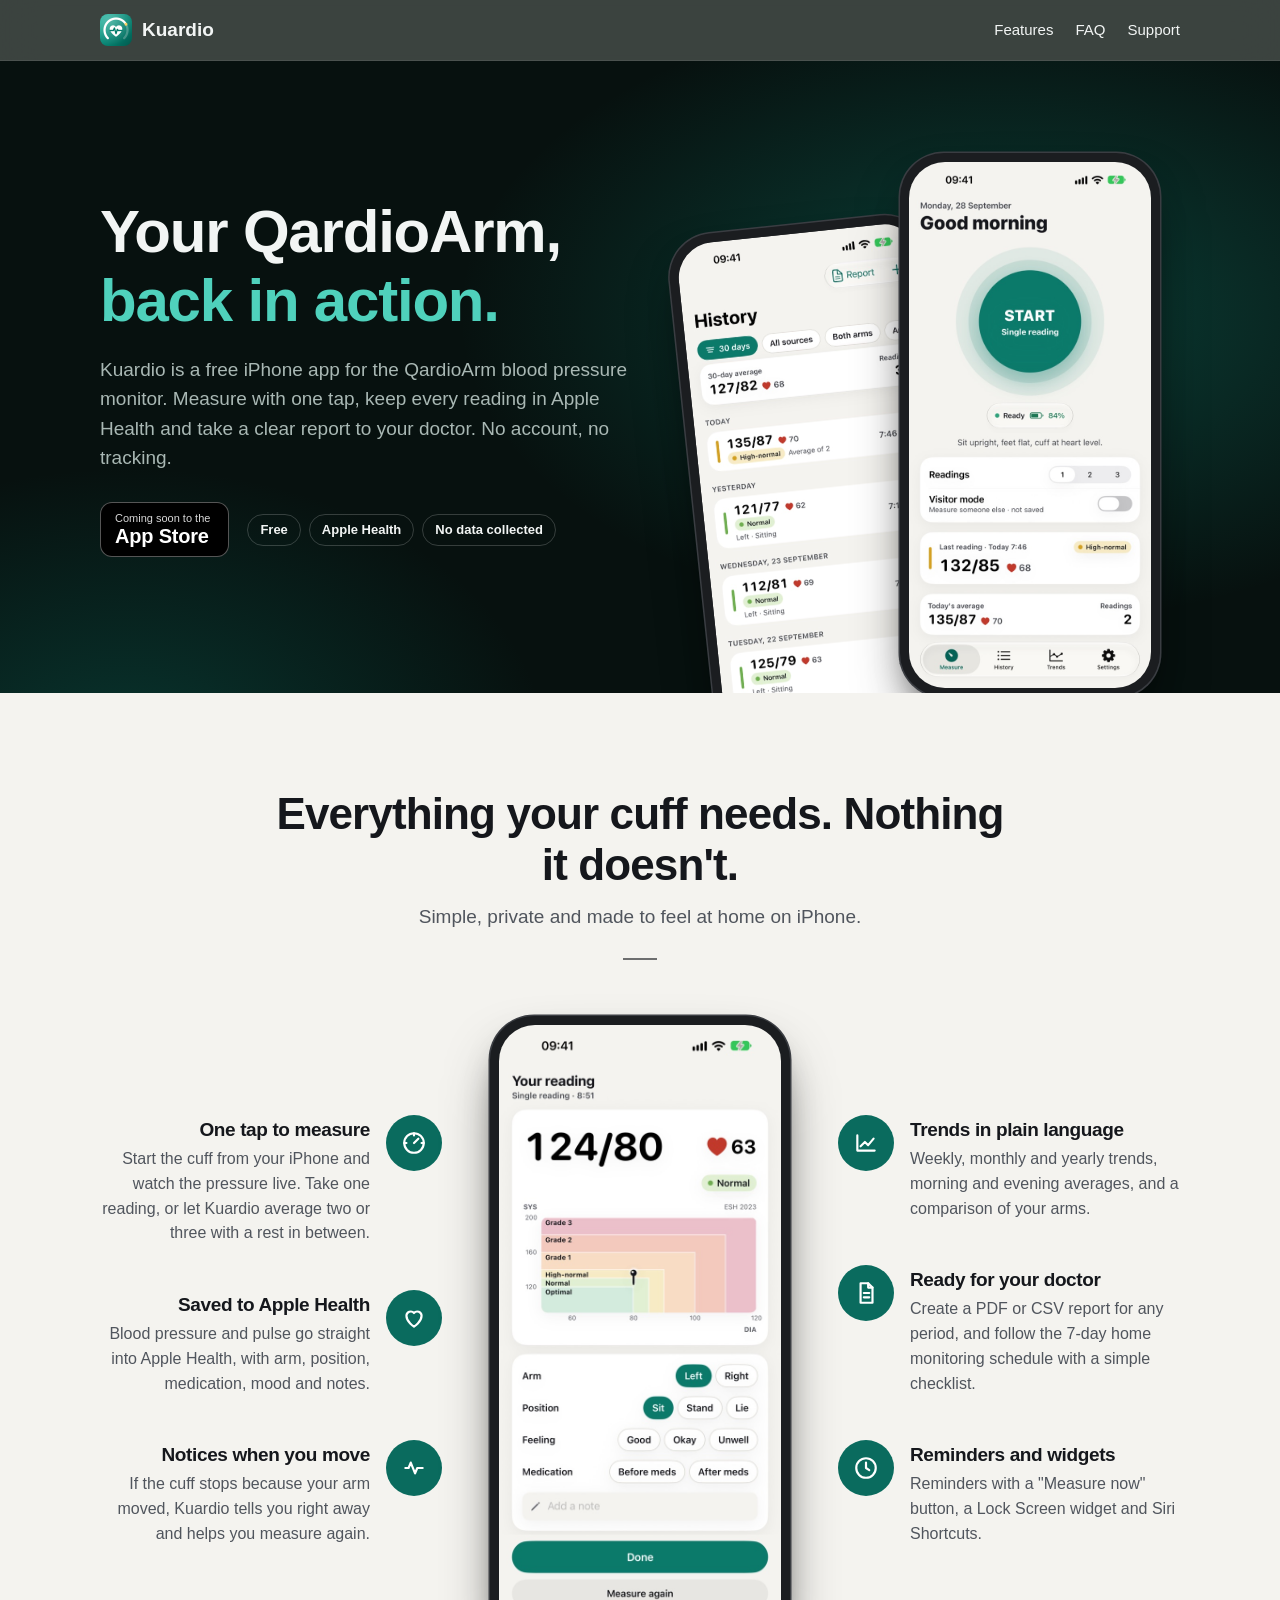
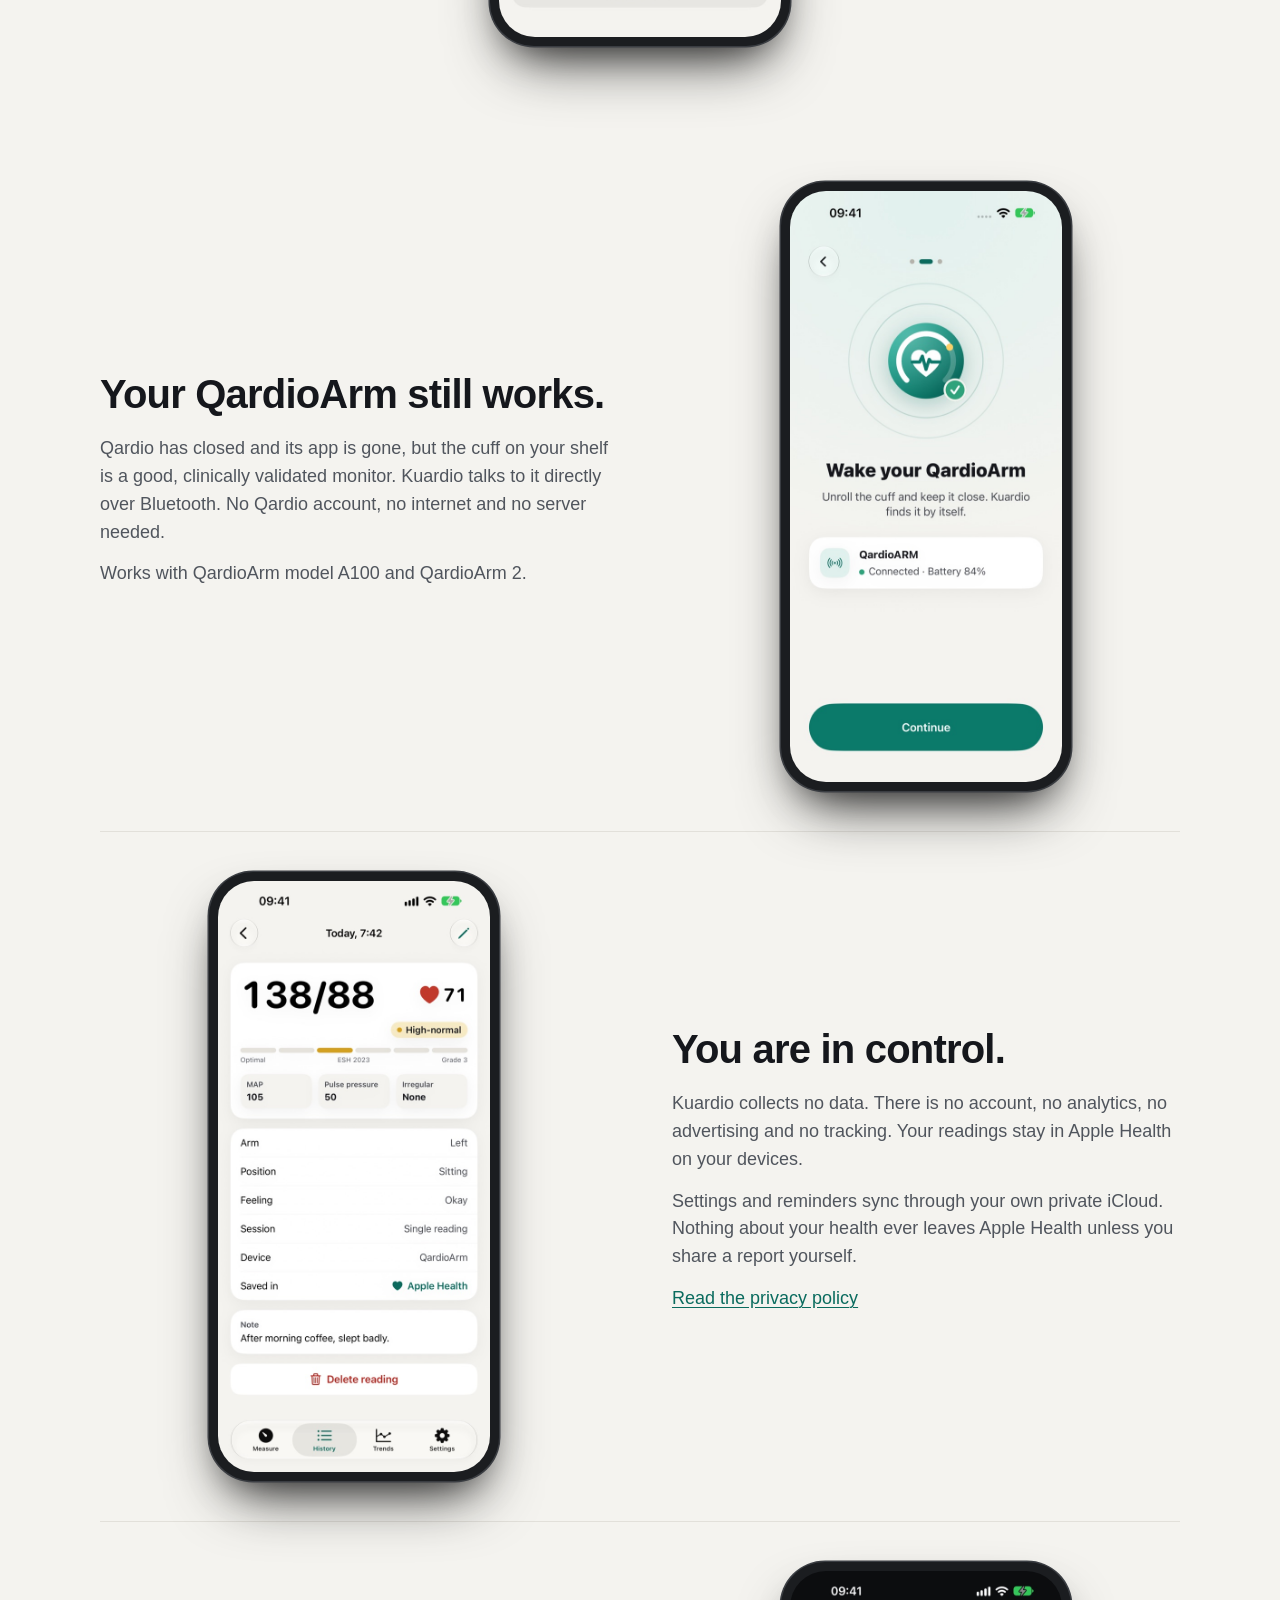
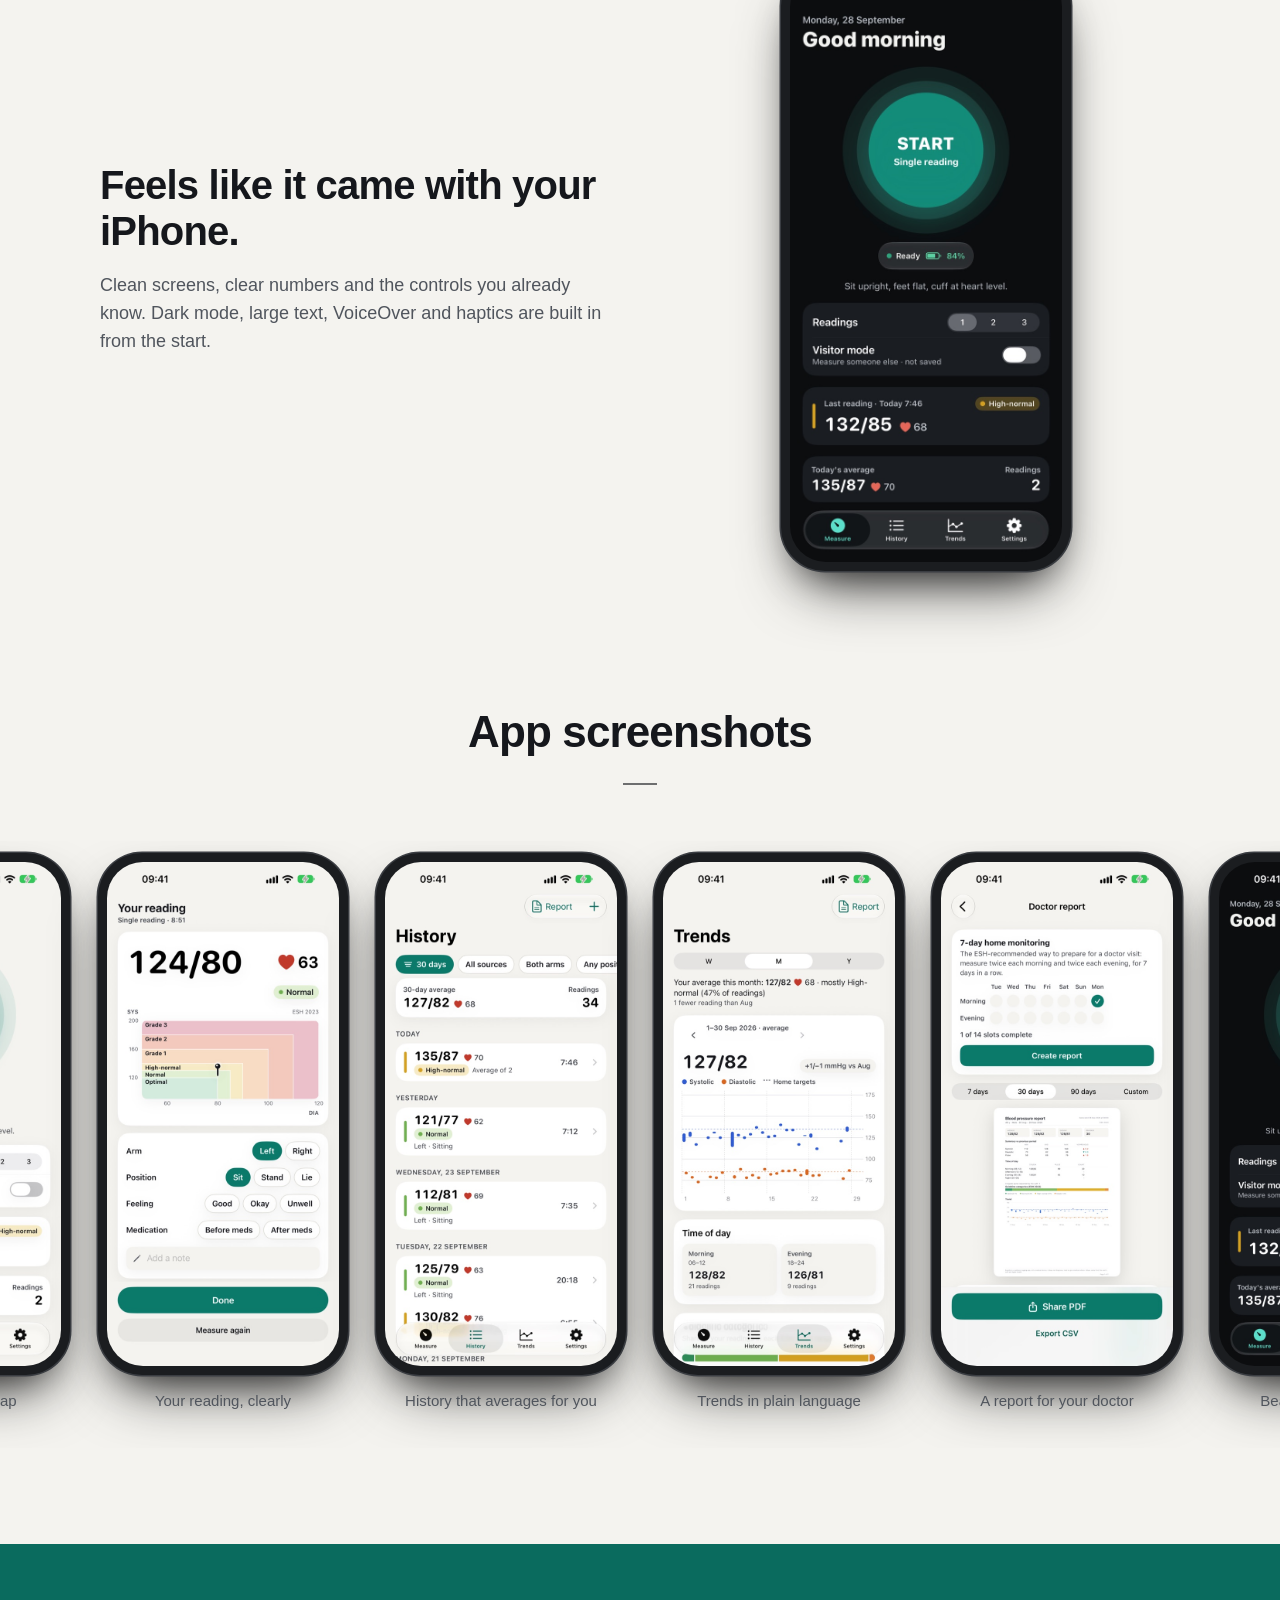
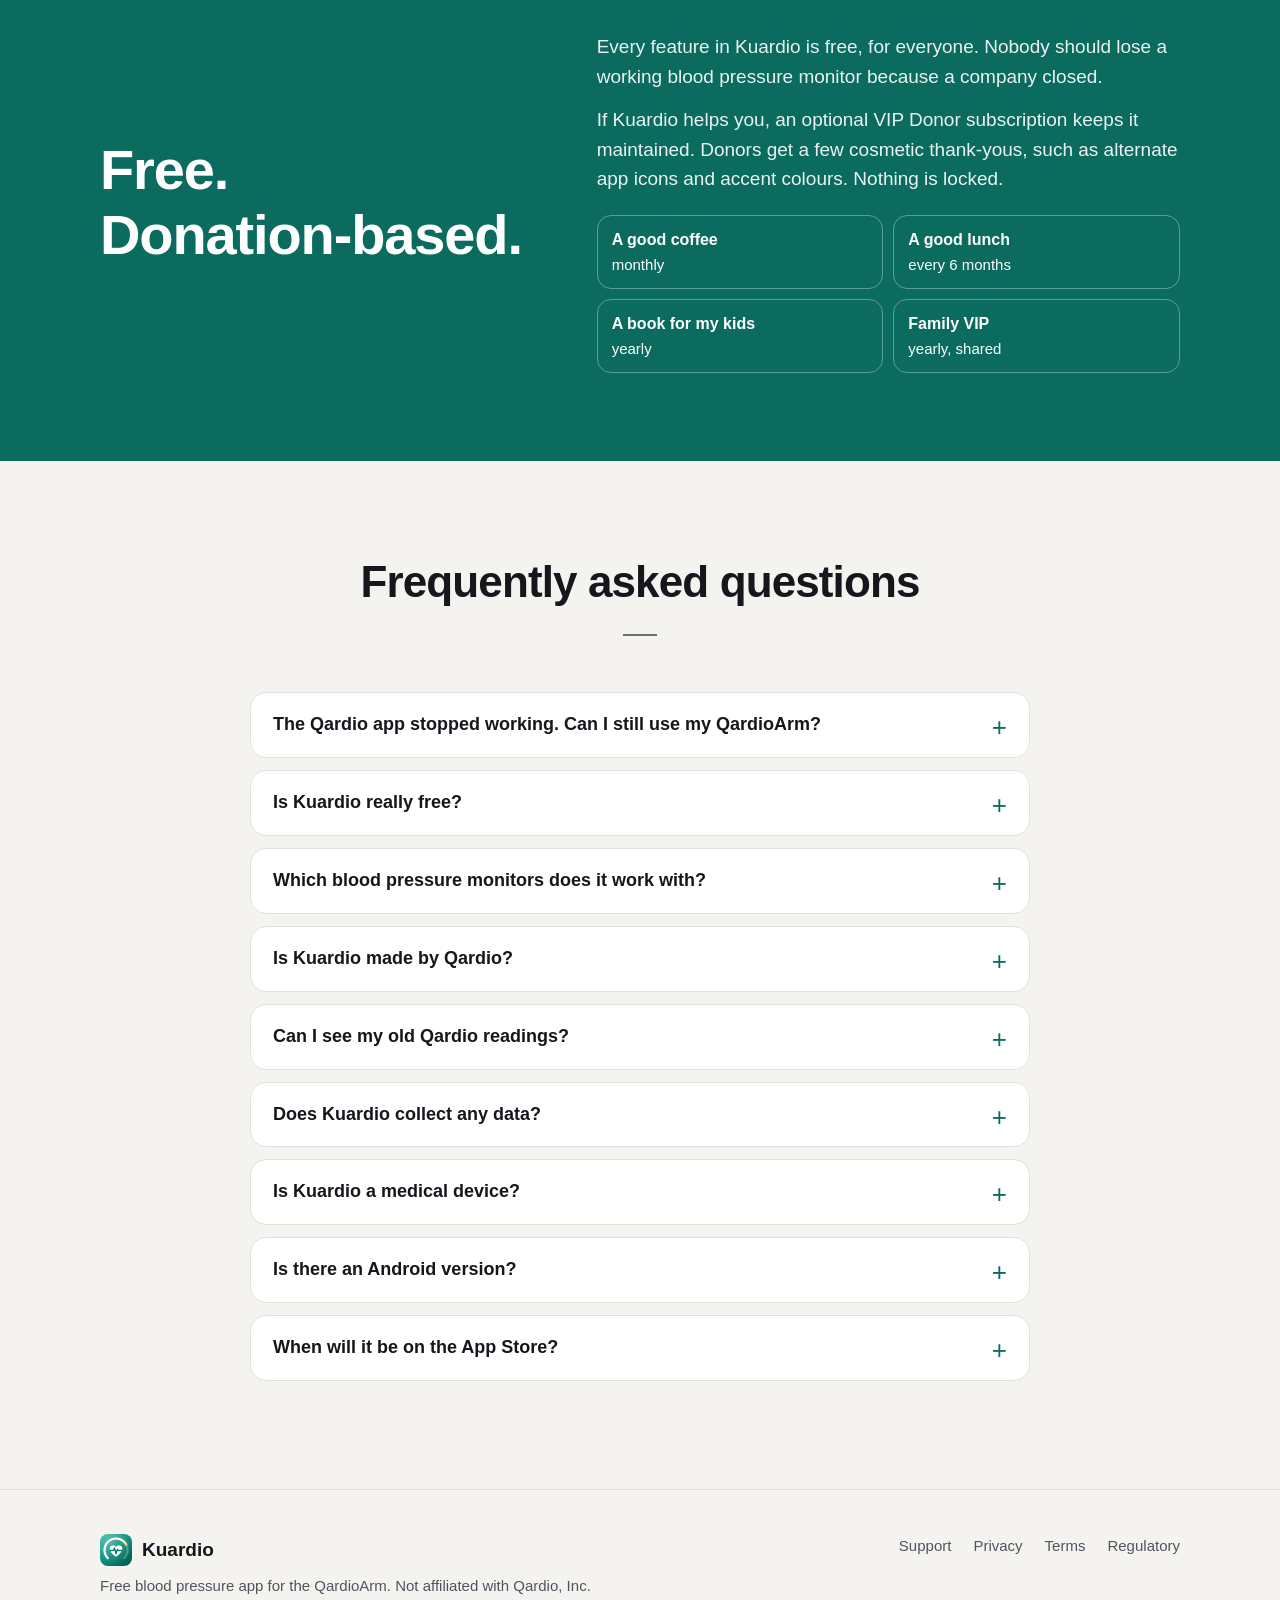
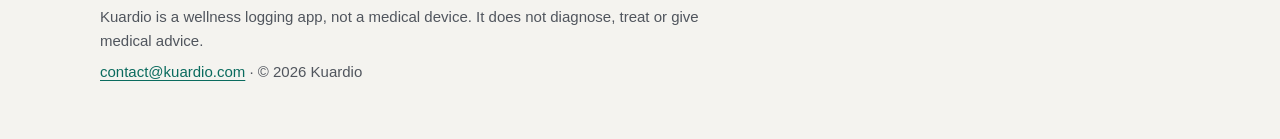
<file: index.html>
<!doctype html>
<html lang="en">
<head>
<meta charset="utf-8">
<meta name="viewport" content="width=device-width, initial-scale=1">
<title>Kuardio – Free QardioArm blood pressure app for iPhone</title>
<meta name="description" content="Kuardio brings your QardioArm blood pressure monitor back to life. Measure with one tap, keep every reading in Apple Health, and share a clear report with your doctor. Free, private, no account.">
<link rel="canonical" href="https://kuardio.com/">
<meta property="og:type" content="website">
<meta property="og:site_name" content="Kuardio">
<meta property="og:locale" content="en_US">
<meta property="og:title" content="Kuardio – your QardioArm, back in action">
<meta property="og:description" content="Free iPhone app for the QardioArm blood pressure monitor. Apple Health, trends and doctor reports. No account, no tracking.">
<meta property="og:url" content="https://kuardio.com/">
<meta property="og:image" content="https://kuardio.com/assets/img/og-image.jpg">
<meta property="og:image:width" content="1200">
<meta property="og:image:height" content="630">
<meta property="og:image:alt" content="Kuardio: your QardioArm, back in action. Free iPhone app for the QardioArm blood pressure monitor.">
<meta name="twitter:card" content="summary_large_image">
<meta name="theme-color" content="#07110F">
<link rel="icon" href="/favicon.png">
<link rel="apple-touch-icon" href="/assets/img/apple-touch-icon.png">
<link rel="stylesheet" href="/assets/site.css">
<script type="application/ld+json">
{
 "@context": "https://schema.org",
 "@graph": [
  {
   "@type": "WebSite",
   "@id": "https://kuardio.com/#website",
   "url": "https://kuardio.com/",
   "name": "Kuardio",
   "inLanguage": "en"
  },
  {
   "@type": "Organization",
   "@id": "https://kuardio.com/#org",
   "name": "Kuardio",
   "url": "https://kuardio.com/",
   "logo": "https://kuardio.com/assets/img/icon-512.png",
   "email": "contact@kuardio.com"
  },
  {
   "@type": "MobileApplication",
   "@id": "https://kuardio.com/#app",
   "name": "Kuardio",
   "url": "https://kuardio.com/",
   "description": "Free iPhone app for the QardioArm blood pressure monitor (models A100 and QardioArm 2). Starts measurements over Bluetooth, saves readings to Apple Health, shows trends and creates PDF or CSV reports for your doctor. No account, no data collected. A wellness logging app, not a medical device.",
   "operatingSystem": "iOS 26 or later",
   "applicationCategory": "HealthApplication",
   "applicationSubCategory": "Blood pressure logging",
   "isAccessibleForFree": true,
   "offers": {
    "@type": "Offer",
    "price": "0",
    "priceCurrency": "USD"
   },
   "image": "https://kuardio.com/assets/img/icon-512.png",
   "screenshot": [
    "https://kuardio.com/assets/img/01-measure.jpg",
    "https://kuardio.com/assets/img/02-result.jpg",
    "https://kuardio.com/assets/img/03-history.jpg",
    "https://kuardio.com/assets/img/04-trends.jpg",
    "https://kuardio.com/assets/img/05-report.jpg"
   ],
   "featureList": [
    "One-tap measurement on the QardioArm over Bluetooth",
    "Readings saved to Apple Health",
    "Averages of 2–3 readings per session",
    "Weekly, monthly and yearly trends",
    "PDF and CSV reports for your doctor",
    "7-day home monitoring checklist",
    "Reminders, Lock Screen widget and Siri Shortcuts"
   ],
   "publisher": {
    "@id": "https://kuardio.com/#org"
   }
  },
  {
   "@type": "FAQPage",
   "@id": "https://kuardio.com/#faq",
   "mainEntity": [
    {
     "@type": "Question",
     "name": "The Qardio app stopped working. Can I still use my QardioArm?",
     "acceptedAnswer": {
      "@type": "Answer",
      "text": "Yes. Qardio has closed and its app no longer works, but the QardioArm cuff itself is fine. Kuardio connects to it directly over Bluetooth, with no Qardio account and no internet, and saves your readings to Apple Health. It works with QardioArm model A100 and QardioArm 2 on an iPhone with iOS 26 or later."
     }
    },
    {
     "@type": "Question",
     "name": "Is Kuardio really free?",
     "acceptedAnswer": {
      "@type": "Answer",
      "text": "Yes. Every feature is free, with no ads and no paywall. Optional donation subscriptions help cover development and the Apple Developer Program; they don't unlock any features."
     }
    },
    {
     "@type": "Question",
     "name": "Which blood pressure monitors does it work with?",
     "acceptedAnswer": {
      "@type": "Answer",
      "text": "QardioArm model A100 and QardioArm 2. Kuardio needs an iPhone with iOS 26 or later. Other Qardio devices (QardioBase, QardioCore) aren't supported."
     }
    },
    {
     "@type": "Question",
     "name": "Is Kuardio made by Qardio?",
     "acceptedAnswer": {
      "@type": "Answer",
      "text": "No. Kuardio is an independent app made by a QardioArm owner after Qardio closed. It isn't affiliated with or endorsed by Qardio, Inc. \"QardioArm\" is used only to say which cuff Kuardio works with."
     }
    },
    {
     "@type": "Question",
     "name": "Can I see my old Qardio readings?",
     "acceptedAnswer": {
      "@type": "Answer",
      "text": "Kuardio shows all blood pressure readings in Apple Health, from any app. If the Qardio app saved your readings to Apple Health, they appear in Kuardio's history and trends. Data kept only in Qardio's cloud can't be reached any more."
     }
    },
    {
     "@type": "Question",
     "name": "Does Kuardio collect any data?",
     "acceptedAnswer": {
      "@type": "Answer",
      "text": "No. There is no account, no server, no analytics and no tracking. Readings are stored in Apple Health; settings sync through your private iCloud. See the privacy policy."
     }
    },
    {
     "@type": "Question",
     "name": "Is Kuardio a medical device?",
     "acceptedAnswer": {
      "@type": "Answer",
      "text": "No. Kuardio is a wellness logging app. The measurement is made by your QardioArm, which was cleared by the FDA and CE-marked as a blood pressure monitor. Kuardio starts the cuff, shows and stores what it reports, and does not diagnose, treat or give medical advice. More on the regulatory page."
     }
    },
    {
     "@type": "Question",
     "name": "Is there an Android version?",
     "acceptedAnswer": {
      "@type": "Answer",
      "text": "Not at the moment. Kuardio is built for iPhone and Apple Health."
     }
    },
    {
     "@type": "Question",
     "name": "When will it be on the App Store?",
     "acceptedAnswer": {
      "@type": "Answer",
      "text": "Kuardio has been submitted to Apple for App Store review. This page will link to it as soon as it's available."
     }
    }
   ]
  }
 ]
}
</script>
</head>
<body>

<header class="site-header on-hero">
  <div class="wrap">
    <a class="brand" href="/"><img src="/assets/img/icon-512.png" alt="">Kuardio</a>
    <nav aria-label="Main">
      <a href="#features" class="optional">Features</a>
      <a href="#faq" class="optional">FAQ</a>
      <a href="/support.html">Support</a>
    </nav>
  </div>
</header>

<main>
<section class="hero">
  <div class="wrap">
    <div class="copy">
      <h1>Your QardioArm,<br><span>back in action.</span></h1>
      <p class="lead">Kuardio is a free iPhone app for the QardioArm blood pressure monitor. Measure with one tap, keep
        every reading in Apple Health and take a clear report to your doctor. No account, no tracking.</p>
      <div class="store-row">
        <!-- When the app is live, replace this with Apple's official "Download on the App Store" badge and the app link. -->
        <a class="store-badge" href="#faq" aria-label="Coming soon to the App Store">
          <span><small>Coming soon to the</small><strong>App Store</strong></span>
        </a>
        <div class="chips"><span class="chip">Free</span><span class="chip">Apple Health</span><span class="chip">No data collected</span></div>
      </div>
    </div>
    <div class="hero-phones" aria-hidden="true">
      <div class="phone"><img src="/assets/img/03-history.jpg" alt="" width="600" height="1304"></div>
      <div class="phone"><img src="/assets/img/01-measure.jpg" alt="" width="600" height="1304"></div>
    </div>
  </div>
</section>

<section class="block" id="features">
  <div class="wrap">
    <div class="section-head">
      <h2>Everything your cuff needs. Nothing it doesn't.</h2>
      <p>Simple, private and made to feel at home on iPhone.</p>
    </div>
    <div class="feature-grid">
      <div class="feature-col left">
        <div class="feature">
          <div class="icon"><svg viewBox="0 0 24 24"><circle cx="12" cy="12" r="9"/><path d="M12 12l4-4"/><path d="M12 3v2M3 12h2M19 12h2"/></svg></div>
          <div><h3>One tap to measure</h3><p>Start the cuff from your iPhone and watch the pressure live. Take one reading, or let Kuardio average two or three with a rest in between.</p></div>
        </div>
        <div class="feature">
          <div class="icon"><svg viewBox="0 0 24 24"><path d="M12 20s-7-4.4-7-10a4 4 0 0 1 7-2.6A4 4 0 0 1 19 10c0 5.6-7 10-7 10z"/></svg></div>
          <div><h3>Saved to Apple Health</h3><p>Blood pressure and pulse go straight into Apple Health, with arm, position, medication, mood and notes.</p></div>
        </div>
        <div class="feature">
          <div class="icon"><svg viewBox="0 0 24 24"><path d="M4 12h3l2-5 4 10 2-5h5"/></svg></div>
          <div><h3>Notices when you move</h3><p>If the cuff stops because your arm moved, Kuardio tells you right away and helps you measure again.</p></div>
        </div>
      </div>
      <div class="phone"><img src="/assets/img/02-result.jpg" alt="Kuardio showing a finished reading with its guideline chart and tags" width="600" height="1304" loading="lazy"></div>
      <div class="feature-col">
        <div class="feature">
          <div class="icon"><svg viewBox="0 0 24 24"><path d="M4 19V5M4 19h16"/><path d="M7 15l4-4 3 3 5-6"/></svg></div>
          <div><h3>Trends in plain language</h3><p>Weekly, monthly and yearly trends, morning and evening averages, and a comparison of your arms.</p></div>
        </div>
        <div class="feature">
          <div class="icon"><svg viewBox="0 0 24 24"><path d="M7 3h7l4 4v14H7z"/><path d="M14 3v4h4M10 12h5M10 16h5"/></svg></div>
          <div><h3>Ready for your doctor</h3><p>Create a PDF or CSV report for any period, and follow the 7-day home monitoring schedule with a simple checklist.</p></div>
        </div>
        <div class="feature">
          <div class="icon"><svg viewBox="0 0 24 24"><path d="M12 7v5l3 2"/><circle cx="12" cy="12" r="9"/></svg></div>
          <div><h3>Reminders and widgets</h3><p>Reminders with a "Measure now" button, a Lock Screen widget and Siri Shortcuts.</p></div>
        </div>
      </div>
    </div>
  </div>
</section>

<section class="block" style="padding-top:0">
  <div class="wrap">
    <div class="story">
      <div class="text">
        <h2>Your QardioArm still works.</h2>
        <p>Qardio has closed and its app is gone, but the cuff on your shelf is a good, clinically validated monitor.
          Kuardio talks to it directly over Bluetooth. No Qardio account, no internet and no server needed.</p>
        <p>Works with QardioArm model A100 and QardioArm 2.</p>
      </div>
      <div class="phone"><img src="/assets/img/12-connect-cuff.jpg" alt="Kuardio connecting to a QardioArm cuff" width="600" height="1304" loading="lazy"></div>
    </div>
    <div class="story flip">
      <div class="text">
        <h2>You are in control.</h2>
        <p>Kuardio collects no data. There is no account, no analytics, no advertising and no tracking. Your readings stay
          in Apple Health on your devices.</p>
        <p>Settings and reminders sync through your own private iCloud. Nothing about your health ever leaves Apple Health
          unless you share a report yourself.</p>
        <p><a href="/privacy.html">Read the privacy policy</a></p>
      </div>
      <div class="phone"><img src="/assets/img/06-detail.jpg" alt="A reading's details, saved in Apple Health" width="600" height="1304" loading="lazy"></div>
    </div>
    <div class="story">
      <div class="text">
        <h2>Feels like it came with your iPhone.</h2>
        <p>Clean screens, clear numbers and the controls you already know. Dark mode, large text, VoiceOver and haptics
          are built in from the start.</p>
      </div>
      <div class="phone"><img src="/assets/img/07-dark.jpg" alt="Kuardio in dark mode" width="600" height="1304" loading="lazy"></div>
    </div>
  </div>
</section>

<section class="block" id="screenshots" style="padding-top:0">
  <div class="wrap"><div class="section-head"><h2>App screenshots</h2></div></div>
  <div class="shots">
    <figure><div class="phone"><img src="/assets/img/01-measure.jpg" alt="" width="600" height="1304" loading="lazy"></div><figcaption>Measure with one tap</figcaption></figure>
    <figure><div class="phone"><img src="/assets/img/02-result.jpg" alt="" width="600" height="1304" loading="lazy"></div><figcaption>Your reading, clearly</figcaption></figure>
    <figure><div class="phone"><img src="/assets/img/03-history.jpg" alt="" width="600" height="1304" loading="lazy"></div><figcaption>History that averages for you</figcaption></figure>
    <figure><div class="phone"><img src="/assets/img/04-trends.jpg" alt="" width="600" height="1304" loading="lazy"></div><figcaption>Trends in plain language</figcaption></figure>
    <figure><div class="phone"><img src="/assets/img/05-report.jpg" alt="" width="600" height="1304" loading="lazy"></div><figcaption>A report for your doctor</figcaption></figure>
    <figure><div class="phone"><img src="/assets/img/07-dark.jpg" alt="" width="600" height="1304" loading="lazy"></div><figcaption>Beautiful in dark mode</figcaption></figure>
  </div>
</section>

<section class="band" id="free">
  <div class="wrap">
    <h2>Free.<br>Donation-based.</h2>
    <div>
      <p>Every feature in Kuardio is free, for everyone. Nobody should lose a working blood pressure monitor because a
        company closed.</p>
      <p>If Kuardio helps you, an optional VIP Donor subscription keeps it maintained. Donors get a few cosmetic
        thank-yous, such as alternate app icons and accent colours. Nothing is locked.</p>
      <div class="tiers">
        <div class="tier"><strong>A good coffee</strong>monthly</div>
        <div class="tier"><strong>A good lunch</strong>every 6 months</div>
        <div class="tier"><strong>A book for my kids</strong>yearly</div>
        <div class="tier"><strong>Family VIP</strong>yearly, shared</div>
      </div>
    </div>
  </div>
</section>

<section class="block" id="faq">
  <div class="wrap">
    <div class="section-head"><h2>Frequently asked questions</h2></div>
    <div class="faq">
      <details>
        <summary>The Qardio app stopped working. Can I still use my QardioArm?</summary>
        <div><p>Yes. Qardio has closed and its app no longer works, but the QardioArm cuff itself is fine. Kuardio
          connects to it directly over Bluetooth, with no Qardio account and no internet, and saves your readings to
          Apple Health. It works with QardioArm model A100 and QardioArm 2 on an iPhone with iOS 26 or later.</p></div>
      </details>
      <details>
        <summary>Is Kuardio really free?</summary>
        <div><p>Yes. Every feature is free, with no ads and no paywall. Optional donation subscriptions help cover
          development and the Apple Developer Program; they don't unlock any features.</p></div>
      </details>
      <details>
        <summary>Which blood pressure monitors does it work with?</summary>
        <div><p>QardioArm model A100 and QardioArm 2. Kuardio needs an iPhone with iOS 26 or later. Other Qardio
          devices (QardioBase, QardioCore) aren't supported.</p></div>
      </details>
      <details>
        <summary>Is Kuardio made by Qardio?</summary>
        <div><p>No. Kuardio is an independent app made by a QardioArm owner after Qardio closed. It isn't affiliated
          with or endorsed by Qardio, Inc. "QardioArm" is used only to say which cuff Kuardio works with.</p></div>
      </details>
      <details>
        <summary>Can I see my old Qardio readings?</summary>
        <div><p>Kuardio shows all blood pressure readings in Apple Health, from any app. If the Qardio app saved your
          readings to Apple Health, they appear in Kuardio's history and trends. Data kept only in Qardio's cloud
          can't be reached any more.</p></div>
      </details>
      <details>
        <summary>Does Kuardio collect any data?</summary>
        <div><p>No. There is no account, no server, no analytics and no tracking. Readings are stored in Apple Health;
          settings sync through your private iCloud. See the <a href="/privacy.html">privacy policy</a>.</p></div>
      </details>
      <details>
        <summary>Is Kuardio a medical device?</summary>
        <div><p>No. Kuardio is a wellness logging app. The measurement is made by your QardioArm, which was cleared by
          the FDA and CE-marked as a blood pressure monitor. Kuardio starts the cuff, shows and stores what it reports,
          and does not diagnose, treat or give medical advice. More on the <a href="/regulatory.html">regulatory
          page</a>.</p></div>
      </details>
      <details>
        <summary>Is there an Android version?</summary>
        <div><p>Not at the moment. Kuardio is built for iPhone and Apple Health.</p></div>
      </details>
      <details>
        <summary>When will it be on the App Store?</summary>
        <div><p>Kuardio has been submitted to Apple for App Store review. This page will link to it as soon as it's
          available.</p></div>
      </details>
    </div>
  </div>
</section>
</main>

<footer class="site-footer">
  <div class="wrap">
    <div>
      <a class="brand" href="/"><img src="/assets/img/icon-512.png" alt="">Kuardio</a>
      <p>Free blood pressure app for the QardioArm. Not affiliated with Qardio, Inc.</p>
      <p>Kuardio is a wellness logging app, not a medical device. It does not diagnose, treat or give medical advice.</p>
      <p><a href="mailto:contact@kuardio.com">contact@kuardio.com</a> · © 2026 Kuardio</p>
    </div>
    <nav aria-label="Footer">
      <a href="/support.html">Support</a>
      <a href="/privacy.html">Privacy</a>
      <a href="/terms.html">Terms</a>
      <a href="/regulatory.html">Regulatory</a>
    </nav>
  </div>
</footer>
</body>
</html>
</file>
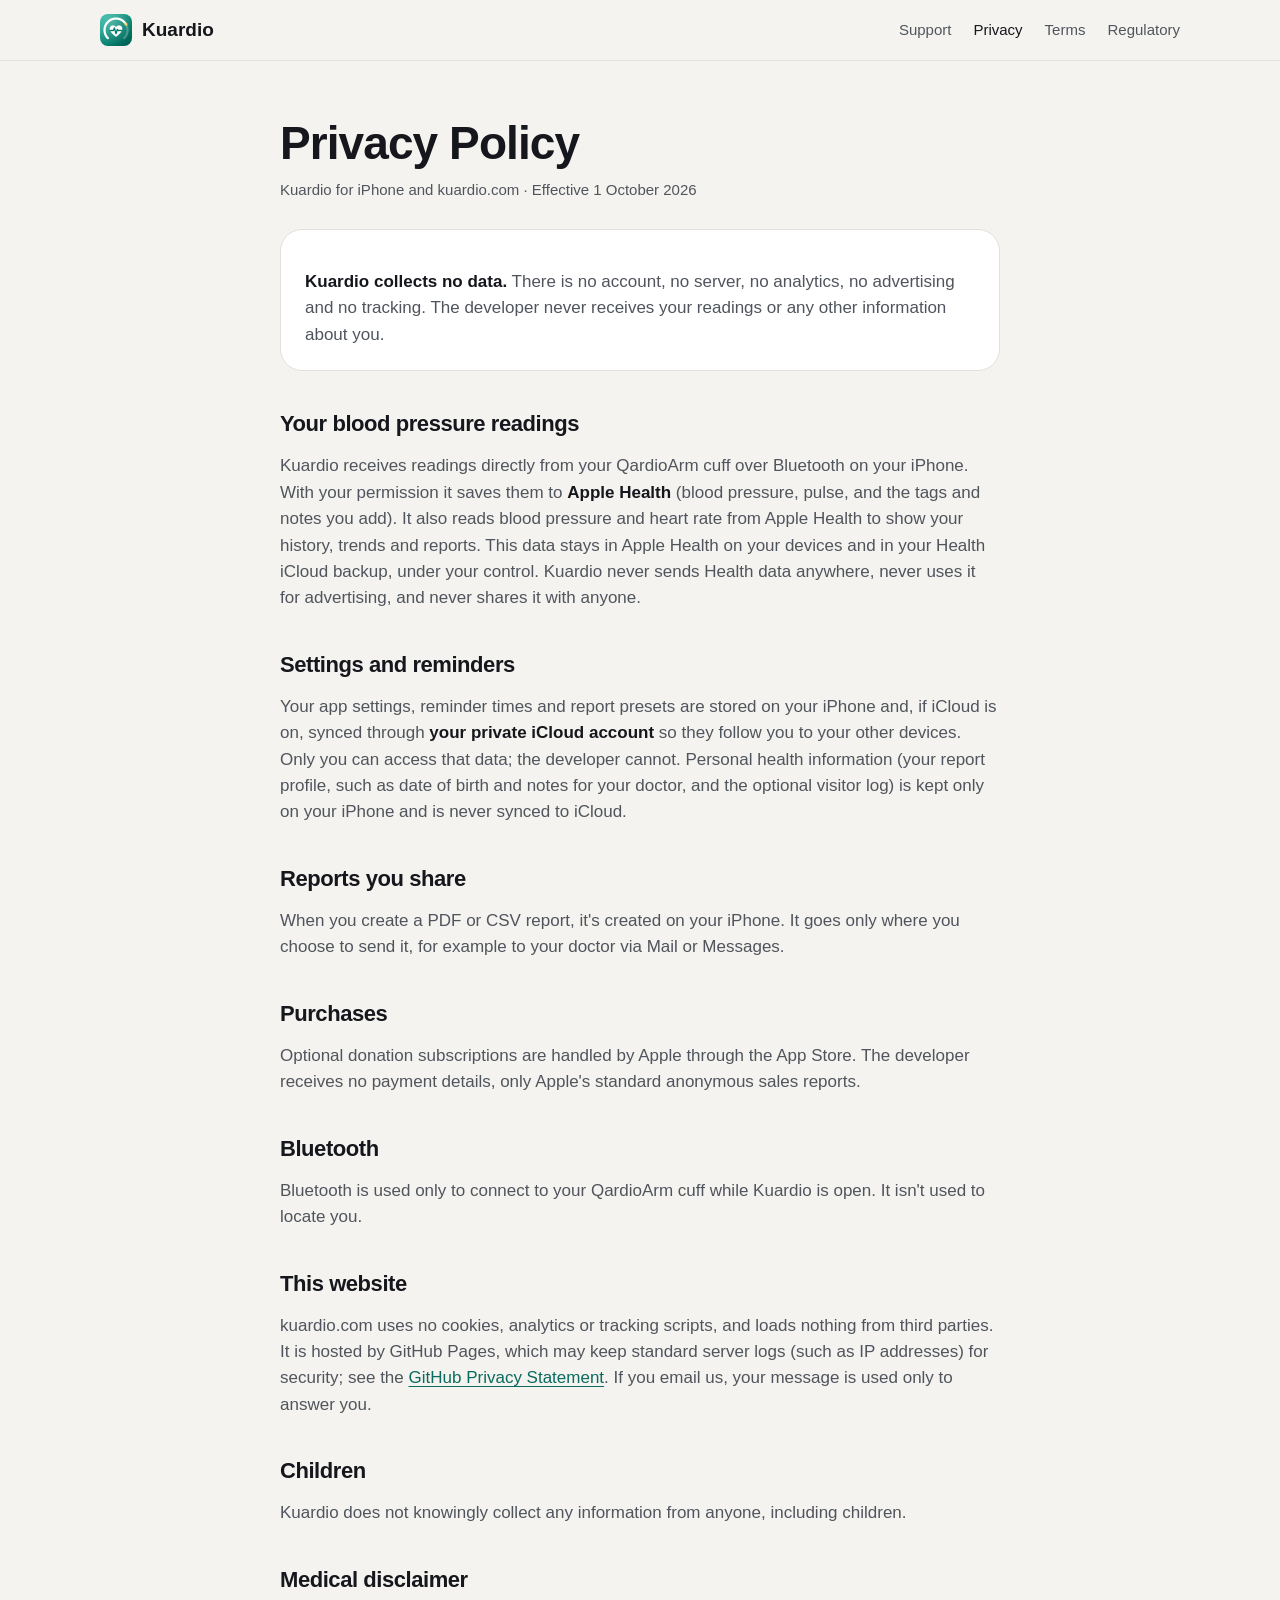
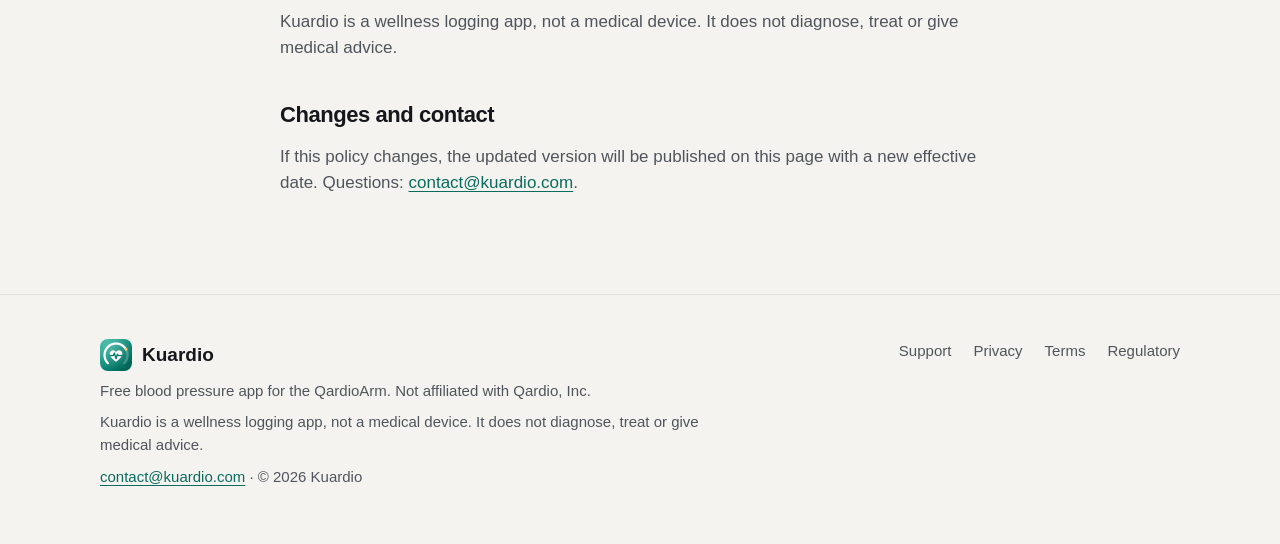
<file: privacy.html>
<!doctype html>
<html lang="en">
<head>
<meta charset="utf-8">
<meta name="viewport" content="width=device-width, initial-scale=1">
<title>Privacy Policy – Kuardio</title>
<meta name="description" content="Kuardio collects no data: no account, no analytics, no tracking. Readings stay in Apple Health.">
<link rel="canonical" href="https://kuardio.com/privacy.html">
<meta property="og:type" content="website">
<meta property="og:site_name" content="Kuardio">
<meta property="og:locale" content="en_US">
<meta property="og:title" content="Privacy Policy – Kuardio">
<meta property="og:description" content="Kuardio collects no data: no account, no analytics, no tracking. Readings stay in Apple Health.">
<meta property="og:url" content="https://kuardio.com/privacy.html">
<meta property="og:image" content="https://kuardio.com/assets/img/og-image.jpg">
<meta property="og:image:width" content="1200">
<meta property="og:image:height" content="630">
<meta property="og:image:alt" content="Kuardio: your QardioArm, back in action. Free iPhone app for the QardioArm blood pressure monitor.">
<meta name="twitter:card" content="summary_large_image">
<meta name="theme-color" content="#0A6B5E">
<link rel="icon" href="/favicon.png">
<link rel="apple-touch-icon" href="/assets/img/apple-touch-icon.png">
<link rel="stylesheet" href="/assets/site.css">
</head>
<body>

<header class="site-header">
  <div class="wrap">
    <a class="brand" href="/"><img src="/assets/img/icon-512.png" alt="">Kuardio</a>
    <nav aria-label="Main">
      <a href="/support.html">Support</a>
      <a href="/privacy.html" class="optional" aria-current="page">Privacy</a>
      <a href="/terms.html" class="optional">Terms</a>
      <a href="/regulatory.html" class="optional">Regulatory</a>
    </nav>
  </div>
</header>

<main class="doc">
<h1>Privacy Policy</h1>
<p class="meta">Kuardio for iPhone and kuardio.com · Effective 1 October 2026</p>

<div class="card">
  <p><strong>Kuardio collects no data.</strong> There is no account, no server, no analytics, no advertising and no
    tracking. The developer never receives your readings or any other information about you.</p>
</div>

<h2>Your blood pressure readings</h2>
<p>Kuardio receives readings directly from your QardioArm cuff over Bluetooth on your iPhone. With your permission it
  saves them to <strong>Apple Health</strong> (blood pressure, pulse, and the tags and notes you add). It also reads blood
  pressure and heart rate from Apple Health to show your history, trends and reports. This data stays in Apple Health on
  your devices and in your Health iCloud backup, under your control. Kuardio never sends Health data anywhere, never uses
  it for advertising, and never shares it with anyone.</p>

<h2>Settings and reminders</h2>
<p>Your app settings, reminder times and report presets are stored on your iPhone and, if iCloud is on, synced through
  <strong>your private iCloud account</strong> so they follow you to your other devices. Only you can access that data;
  the developer cannot. Personal health information (your report profile, such as date of birth and notes for your
  doctor, and the optional visitor log) is kept only on your iPhone and is never synced to iCloud.</p>

<h2>Reports you share</h2>
<p>When you create a PDF or CSV report, it's created on your iPhone. It goes only where you choose to send it, for
  example to your doctor via Mail or Messages.</p>

<h2>Purchases</h2>
<p>Optional donation subscriptions are handled by Apple through the App Store. The developer receives no payment
  details, only Apple's standard anonymous sales reports.</p>

<h2>Bluetooth</h2>
<p>Bluetooth is used only to connect to your QardioArm cuff while Kuardio is open. It isn't used to locate you.</p>

<h2>This website</h2>
<p>kuardio.com uses no cookies, analytics or tracking scripts, and loads nothing from third parties. It is hosted by
  GitHub Pages, which may keep standard server logs (such as IP addresses) for security; see the
  <a href="https://docs.github.com/en/site-policy/privacy-policies/github-general-privacy-statement">GitHub Privacy
  Statement</a>. If you email us, your message is used only to answer you.</p>

<h2>Children</h2>
<p>Kuardio does not knowingly collect any information from anyone, including children.</p>

<h2>Medical disclaimer</h2>
<p>Kuardio is a wellness logging app, not a medical device. It does not diagnose, treat or give medical advice.</p>

<h2>Changes and contact</h2>
<p>If this policy changes, the updated version will be published on this page with a new effective date. Questions:
  <a href="mailto:contact@kuardio.com">contact@kuardio.com</a>.</p>
</main>

<footer class="site-footer">
  <div class="wrap">
    <div>
      <a class="brand" href="/"><img src="/assets/img/icon-512.png" alt="">Kuardio</a>
      <p>Free blood pressure app for the QardioArm. Not affiliated with Qardio, Inc.</p>
      <p>Kuardio is a wellness logging app, not a medical device. It does not diagnose, treat or give medical advice.</p>
      <p><a href="mailto:contact@kuardio.com">contact@kuardio.com</a> · © 2026 Kuardio</p>
    </div>
    <nav aria-label="Footer">
      <a href="/support.html">Support</a>
      <a href="/privacy.html">Privacy</a>
      <a href="/terms.html">Terms</a>
      <a href="/regulatory.html">Regulatory</a>
    </nav>
  </div>
</footer>
</body>
</html>
</file>
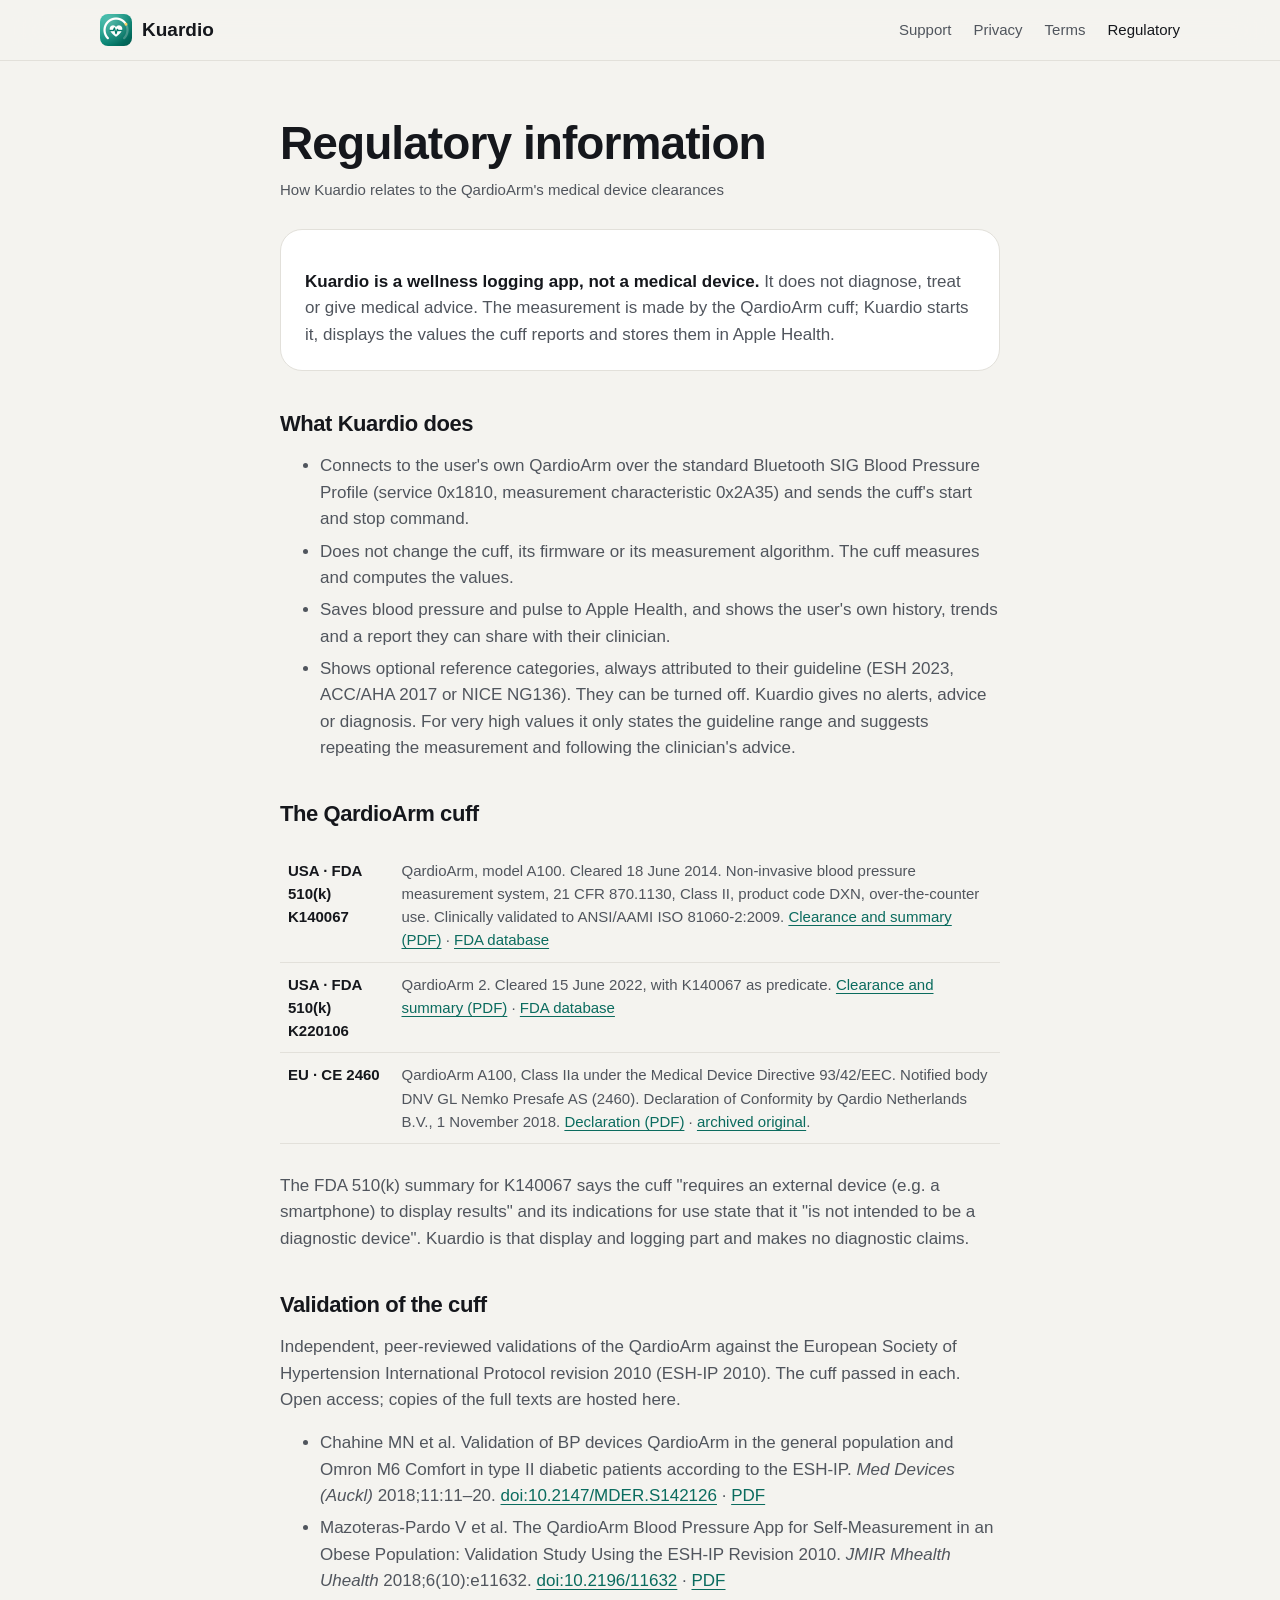
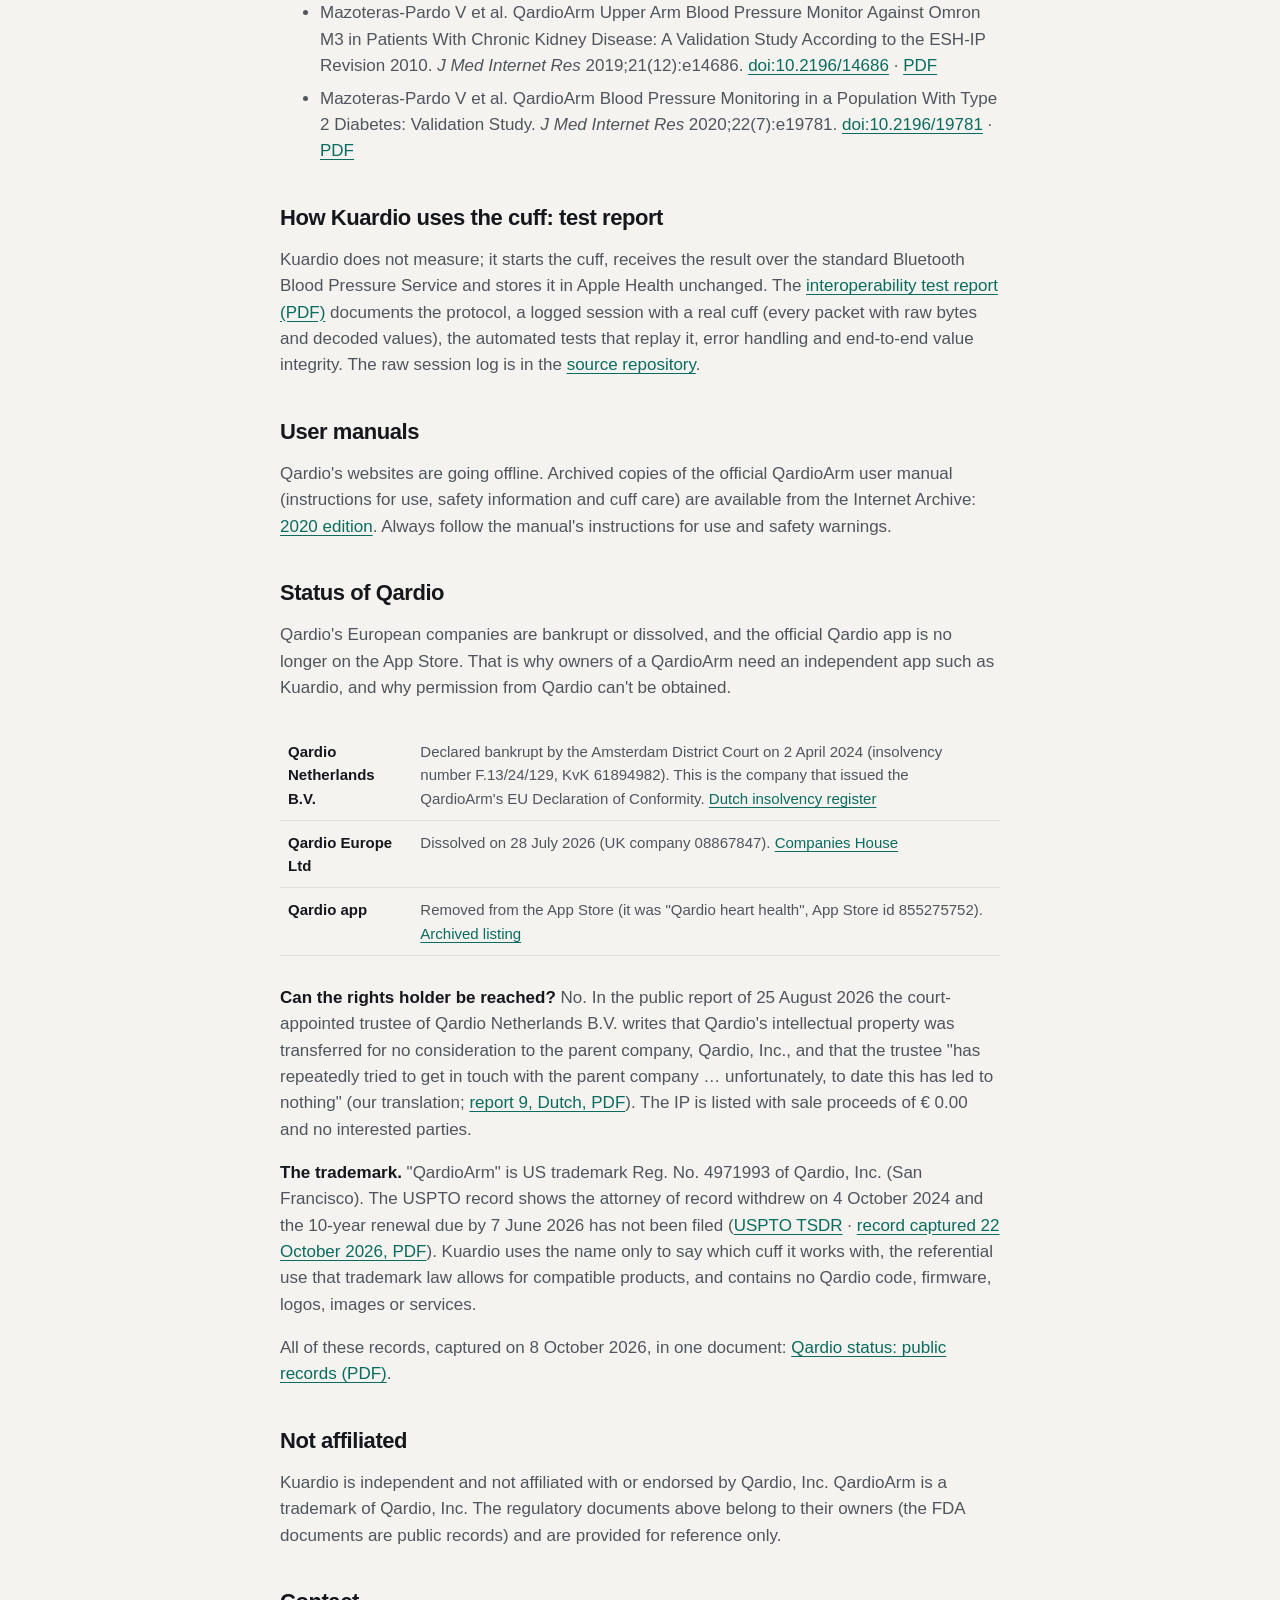
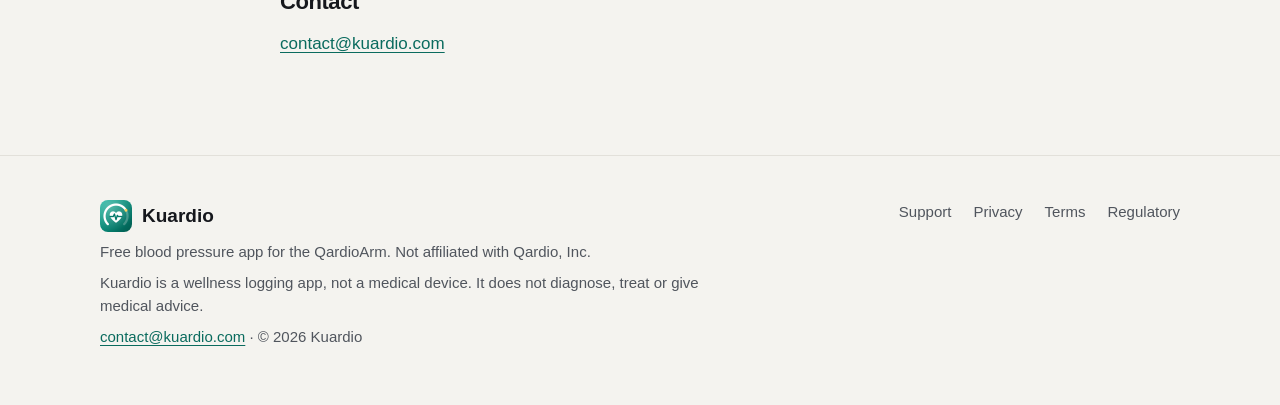
<file: regulatory.html>
<!doctype html>
<html lang="en">
<head>
<meta charset="utf-8">
<meta name="viewport" content="width=device-width, initial-scale=1">
<title>Regulatory information – Kuardio</title>
<meta name="description" content="Kuardio is a wellness logging app. Regulatory information for the QardioArm cuff: FDA 510(k) K140067, K220106 and CE 2460.">
<link rel="canonical" href="https://kuardio.com/regulatory.html">
<meta property="og:type" content="website">
<meta property="og:site_name" content="Kuardio">
<meta property="og:locale" content="en_US">
<meta property="og:title" content="Regulatory information – Kuardio">
<meta property="og:description" content="Kuardio is a wellness logging app. Regulatory information for the QardioArm cuff: FDA 510(k) K140067, K220106 and CE 2460.">
<meta property="og:url" content="https://kuardio.com/regulatory.html">
<meta property="og:image" content="https://kuardio.com/assets/img/og-image.jpg">
<meta property="og:image:width" content="1200">
<meta property="og:image:height" content="630">
<meta property="og:image:alt" content="Kuardio: your QardioArm, back in action. Free iPhone app for the QardioArm blood pressure monitor.">
<meta name="twitter:card" content="summary_large_image">
<meta name="theme-color" content="#0A6B5E">
<link rel="icon" href="/favicon.png">
<link rel="apple-touch-icon" href="/assets/img/apple-touch-icon.png">
<link rel="stylesheet" href="/assets/site.css">
</head>
<body>

<header class="site-header">
  <div class="wrap">
    <a class="brand" href="/"><img src="/assets/img/icon-512.png" alt="">Kuardio</a>
    <nav aria-label="Main">
      <a href="/support.html">Support</a>
      <a href="/privacy.html" class="optional">Privacy</a>
      <a href="/terms.html" class="optional">Terms</a>
      <a href="/regulatory.html" class="optional" aria-current="page">Regulatory</a>
    </nav>
  </div>
</header>

<main class="doc">
<h1>Regulatory information</h1>
<p class="meta">How Kuardio relates to the QardioArm's medical device clearances</p>

<div class="card">
  <p><strong>Kuardio is a wellness logging app, not a medical device.</strong> It does not diagnose, treat or give
    medical advice. The measurement is made by the QardioArm cuff; Kuardio starts it, displays the values the cuff
    reports and stores them in Apple Health.</p>
</div>

<h2>What Kuardio does</h2>
<ul>
  <li>Connects to the user's own QardioArm over the standard Bluetooth SIG Blood Pressure Profile (service 0x1810,
    measurement characteristic 0x2A35) and sends the cuff's start and stop command.</li>
  <li>Does not change the cuff, its firmware or its measurement algorithm. The cuff measures and computes the
    values.</li>
  <li>Saves blood pressure and pulse to Apple Health, and shows the user's own history, trends and a report they can
    share with their clinician.</li>
  <li>Shows optional reference categories, always attributed to their guideline (ESH 2023, ACC/AHA 2017 or NICE NG136).
    They can be turned off. Kuardio gives no alerts, advice or diagnosis. For very high values it only states the
    guideline range and suggests repeating the measurement and following the clinician's advice.</li>
</ul>

<h2>The QardioArm cuff</h2>
<div class="table-scroll">
<table>
  <tr><th>USA · FDA 510(k) K140067</th><td>QardioArm, model A100. Cleared 18 June 2014. Non-invasive blood pressure
    measurement system, 21 CFR 870.1130, Class II, product code DXN, over-the-counter use. Clinically validated to
    ANSI/AAMI ISO 81060-2:2009. <a href="/assets/docs/FDA_510k_K140067_QardioArm_A100.pdf">Clearance and summary
    (PDF)</a> · <a href="https://www.accessdata.fda.gov/scripts/cdrh/cfdocs/cfPMN/pmn.cfm?ID=K140067">FDA database</a></td></tr>
  <tr><th>USA · FDA 510(k) K220106</th><td>QardioArm 2. Cleared 15 June 2022, with K140067 as predicate.
    <a href="/assets/docs/FDA_510k_K220106_QardioArm_2.pdf">Clearance and summary (PDF)</a> ·
    <a href="https://www.accessdata.fda.gov/scripts/cdrh/cfdocs/cfPMN/pmn.cfm?ID=K220106">FDA database</a></td></tr>
  <tr><th>EU · CE 2460</th><td>QardioArm A100, Class IIa under the Medical Device Directive 93/42/EEC. Notified body
    DNV GL Nemko Presafe AS (2460). Declaration of Conformity by Qardio Netherlands B.V., 1 November 2018.
    <a href="/assets/docs/EU_Declaration_of_Conformity_QardioArm_A100_2018.pdf">Declaration (PDF)</a> ·
    <a href="https://web.archive.org/web/20240403131041/https://www.qardio.com/wp-content/uploads/2023/08/EC_Declaration_of_Conformity_A100_Nov2018_signed.pdf">archived original</a>.</td></tr>
</table>
</div>
<p>The FDA 510(k) summary for K140067 says the cuff "requires an external device (e.g. a smartphone) to display results"
  and its indications for use state that it "is not intended to be a diagnostic device". Kuardio is that display and
  logging part and makes no diagnostic claims.</p>

<h2 id="validation">Validation of the cuff</h2>
<p>Independent, peer-reviewed validations of the QardioArm against the European Society of Hypertension International
  Protocol revision 2010 (ESH-IP 2010). The cuff passed in each. Open access; copies of the full texts are hosted here.</p>
<ul>
  <li>Chahine MN et al. Validation of BP devices QardioArm in the general population and Omron M6 Comfort in type II
    diabetic patients according to the ESH-IP. <em>Med Devices (Auckl)</em> 2018;11:11–20.
    <a href="https://doi.org/10.2147/MDER.S142126">doi:10.2147/MDER.S142126</a> ·
    <a href="/assets/docs/chahine-2018-med-devices-general-population.pdf">PDF</a></li>
  <li>Mazoteras-Pardo V et al. The QardioArm Blood Pressure App for Self-Measurement in an Obese Population: Validation
    Study Using the ESH-IP Revision 2010. <em>JMIR Mhealth Uhealth</em> 2018;6(10):e11632.
    <a href="https://doi.org/10.2196/11632">doi:10.2196/11632</a> ·
    <a href="/assets/docs/mazoteras-pardo-2018-jmir-mhealth-obese.pdf">PDF</a></li>
  <li>Mazoteras-Pardo V et al. QardioArm Upper Arm Blood Pressure Monitor Against Omron M3 in Patients With Chronic Kidney
    Disease: A Validation Study According to the ESH-IP Revision 2010. <em>J Med Internet Res</em> 2019;21(12):e14686.
    <a href="https://doi.org/10.2196/14686">doi:10.2196/14686</a> ·
    <a href="/assets/docs/mazoteras-pardo-2019-jmir-ckd.pdf">PDF</a></li>
  <li>Mazoteras-Pardo V et al. QardioArm Blood Pressure Monitoring in a Population With Type 2 Diabetes: Validation Study.
    <em>J Med Internet Res</em> 2020;22(7):e19781. <a href="https://doi.org/10.2196/19781">doi:10.2196/19781</a> ·
    <a href="/assets/docs/mazoteras-pardo-2020-jmir-type2-diabetes.pdf">PDF</a></li>
</ul>

<h2 id="test-report">How Kuardio uses the cuff: test report</h2>
<p>Kuardio does not measure; it starts the cuff, receives the result over the standard Bluetooth Blood Pressure Service
  and stores it in Apple Health unchanged. The <a href="/assets/docs/Kuardio-QardioArm-test-report.pdf">interoperability
  test report (PDF)</a> documents the protocol, a logged session with a real cuff (every packet with raw bytes and decoded
  values), the automated tests that replay it, error handling and end-to-end value integrity. The raw session log is in the
  <a href="https://github.com/Kwull/Kuardio/tree/main/docs/ble">source repository</a>.</p>

<h2>User manuals</h2>
<p>Qardio's websites are going offline. Archived copies of the official QardioArm user manual (instructions for use,
  safety information and cuff care) are available from the Internet Archive:
  <a href="https://web.archive.org/web/20240225060312/https://support.qardio.com//hc/en-us/article_attachments/360073021813/QardioArm_A100_User_Manual_ENG.pdf">2020
  edition</a>. Always follow the manual's instructions for use and safety warnings.</p>

<h2 id="qardio-status">Status of Qardio</h2>
<p>Qardio's European companies are bankrupt or dissolved, and the official Qardio app is no longer on the App Store. That is why owners of a
  QardioArm need an independent app such as Kuardio, and why permission from Qardio can't be obtained.</p>
<div class="table-scroll">
<table>
  <tr><th>Qardio Netherlands B.V.</th><td>Declared bankrupt by the Amsterdam District Court on 2 April 2024
    (insolvency number F.13/24/129, KvK 61894982). This is the company that issued the QardioArm's EU Declaration of
    Conformity. <a href="https://insolventies.rechtspraak.nl/#!/details/13.ams.24.129.F.1300.1.24">Dutch insolvency
    register</a></td></tr>
  <tr><th>Qardio Europe Ltd</th><td>Dissolved on 28 July 2026 (UK company 08867847).
    <a href="https://find-and-update.company-information.service.gov.uk/company/08867847">Companies House</a></td></tr>
  <tr><th>Qardio app</th><td>Removed from the App Store (it was "Qardio heart health", App Store id 855275752).
    <a href="https://web.archive.org/web/20190823043649/https://apps.apple.com/us/app/id855275752">Archived
    listing</a></td></tr>
</table>
</div>
<p><strong>Can the rights holder be reached?</strong> No. In the public report of 25 August 2026 the court-appointed trustee of
  Qardio Netherlands B.V. writes that Qardio's intellectual property was transferred for no consideration to the parent company,
  Qardio, Inc., and that the trustee "has repeatedly tried to get in touch with the parent company … unfortunately, to date this has led to
  nothing" (our translation; <a href="/assets/docs/nl-curator-report-9-2026-08-25.pdf">report 9, Dutch, PDF</a>). The IP is
  listed with sale proceeds of € 0.00 and no interested parties.</p>
<p><strong>The trademark.</strong> "QardioArm" is US trademark Reg. No. 4971993 of Qardio, Inc. (San Francisco). The USPTO record
  shows the attorney of record withdrew on 4 October 2024 and the 10-year renewal due by 7 June 2026 has not been filed
  (<a href="https://tsdr.uspto.gov/#caseNumber=86629597&amp;caseType=SERIAL_NO&amp;searchType=statusSearch">USPTO TSDR</a> ·
  <a href="/assets/docs/us-trademark-qardioarm-4971993-tmview.pdf">record captured 22 October 2026, PDF</a>). Kuardio uses the
  name only to say which cuff it works with, the referential use that trademark law allows for compatible products, and contains
  no Qardio code, firmware, logos, images or services.</p>
<p>All of these records, captured on 8 October 2026, in one document:
  <a href="/assets/docs/Qardio-status-evidence.pdf">Qardio status: public records (PDF)</a>.</p>

<h2>Not affiliated</h2>
<p>Kuardio is independent and not affiliated with or endorsed by Qardio, Inc. QardioArm is a trademark of Qardio, Inc.
  The regulatory documents above belong to
  their owners (the FDA documents are public records) and are provided for reference only.</p>

<h2>Contact</h2>
<p><a href="mailto:contact@kuardio.com">contact@kuardio.com</a></p>
</main>

<footer class="site-footer">
  <div class="wrap">
    <div>
      <a class="brand" href="/"><img src="/assets/img/icon-512.png" alt="">Kuardio</a>
      <p>Free blood pressure app for the QardioArm. Not affiliated with Qardio, Inc.</p>
      <p>Kuardio is a wellness logging app, not a medical device. It does not diagnose, treat or give medical advice.</p>
      <p><a href="mailto:contact@kuardio.com">contact@kuardio.com</a> · © 2026 Kuardio</p>
    </div>
    <nav aria-label="Footer">
      <a href="/support.html">Support</a>
      <a href="/privacy.html">Privacy</a>
      <a href="/terms.html">Terms</a>
      <a href="/regulatory.html">Regulatory</a>
    </nav>
  </div>
</footer>
</body>
</html>
</file>
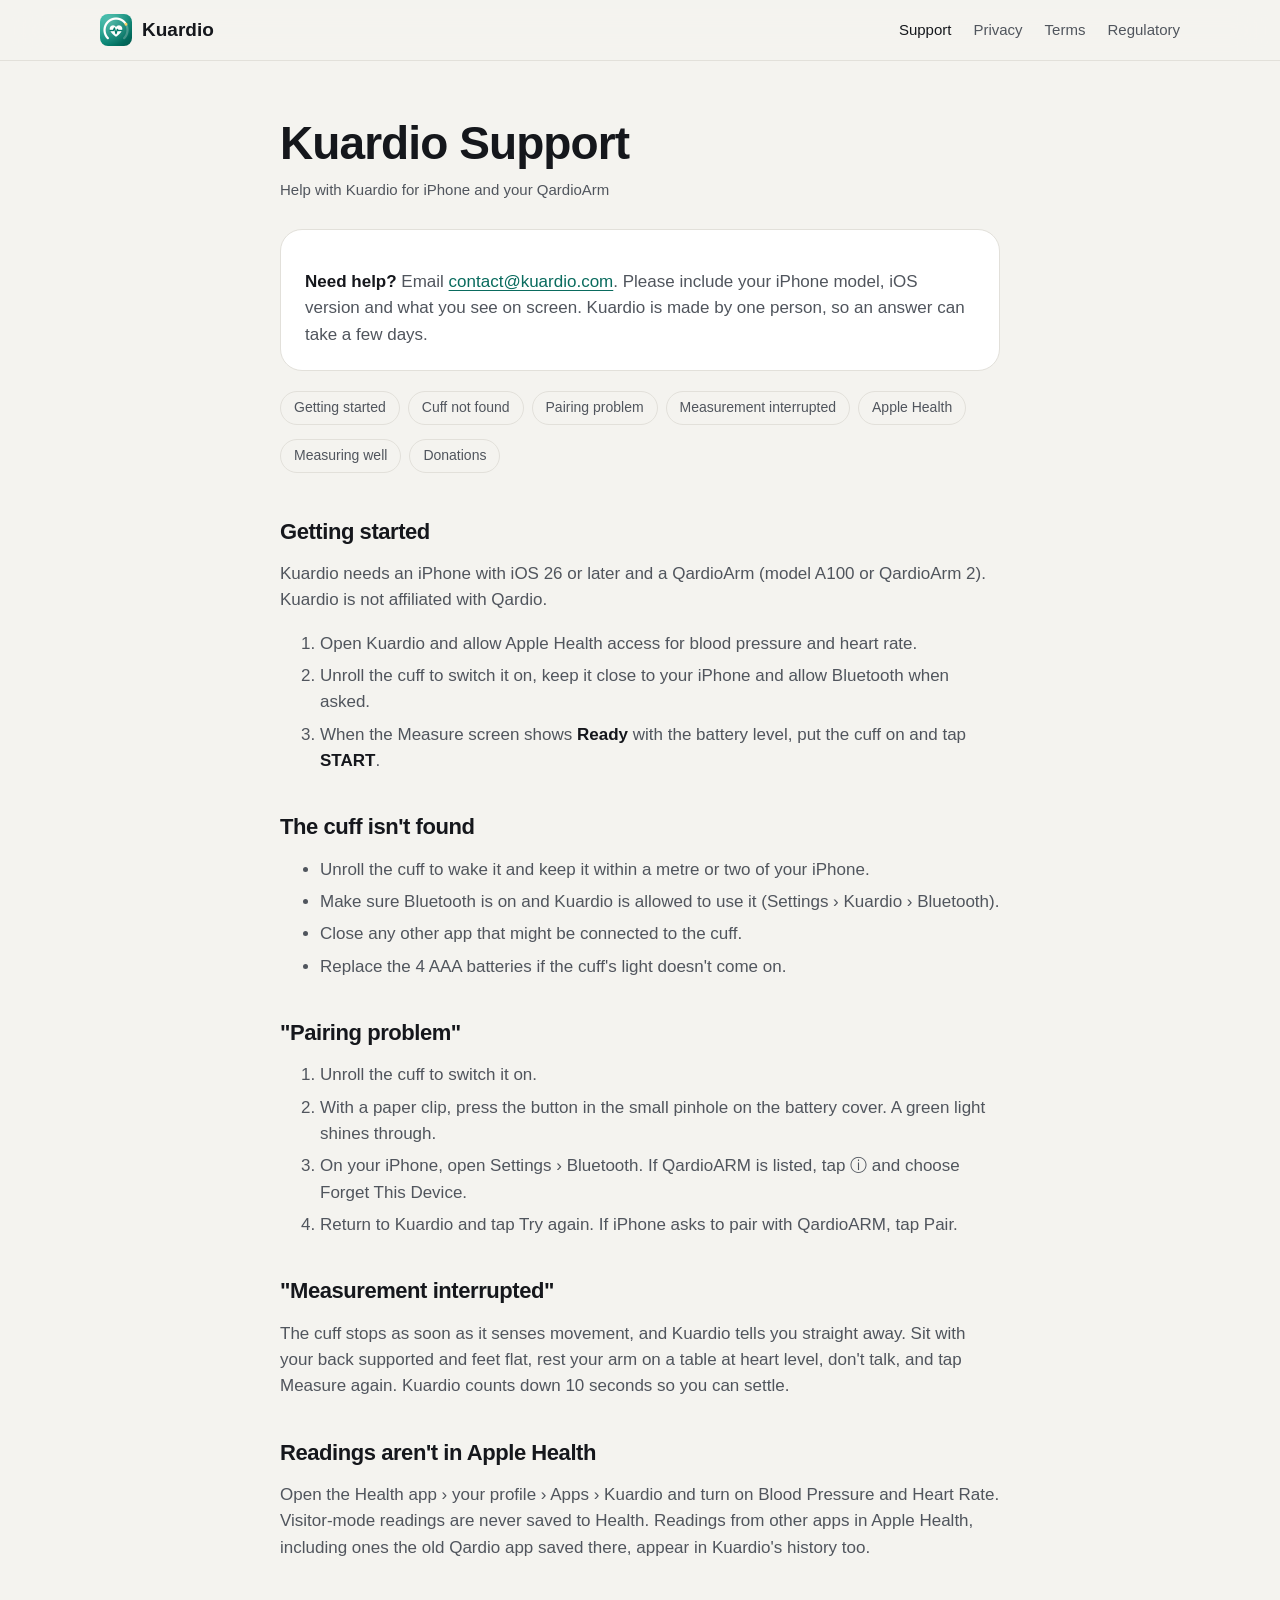
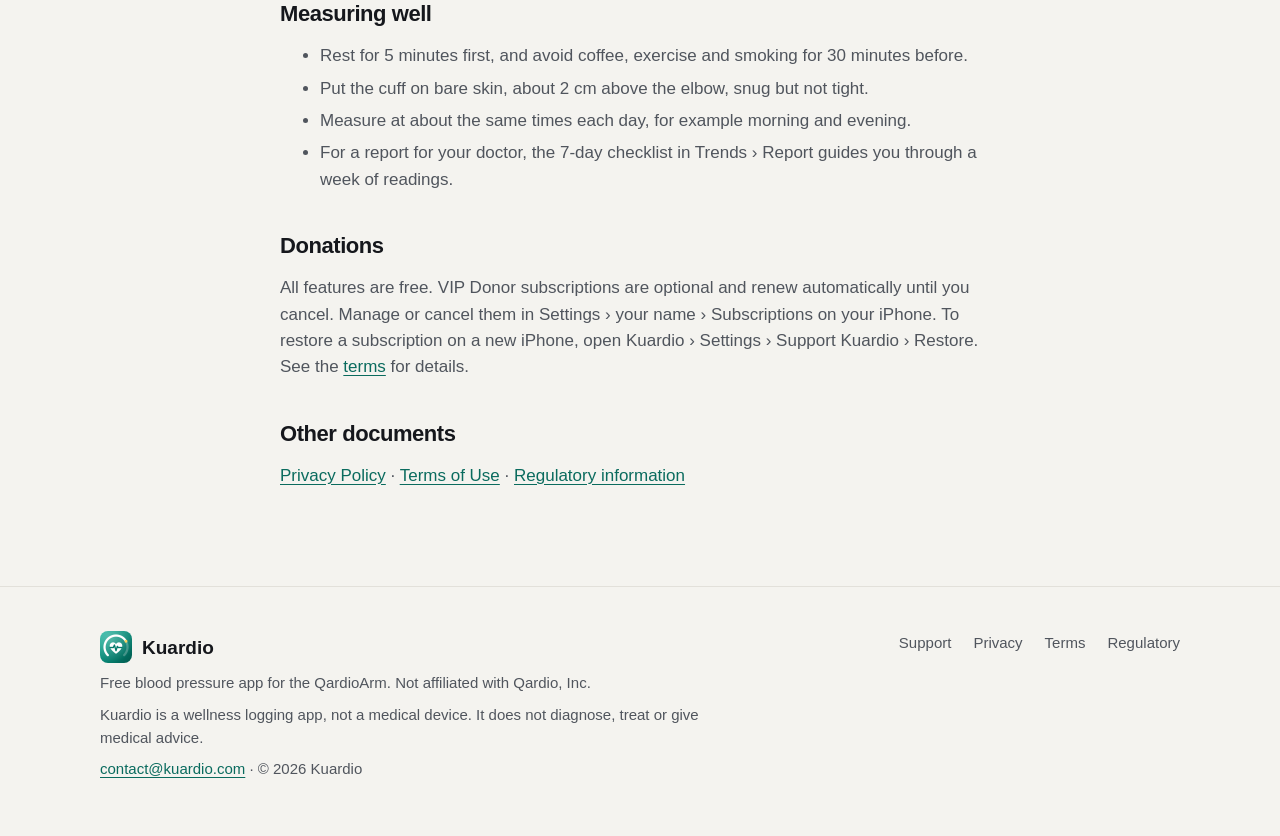
<file: support.html>
<!doctype html>
<html lang="en">
<head>
<meta charset="utf-8">
<meta name="viewport" content="width=device-width, initial-scale=1">
<title>Support – Kuardio</title>
<meta name="description" content="Help with Kuardio and the QardioArm: connecting the cuff, pairing, interrupted measurements, Apple Health and donations.">
<link rel="canonical" href="https://kuardio.com/support.html">
<meta property="og:type" content="website">
<meta property="og:site_name" content="Kuardio">
<meta property="og:locale" content="en_US">
<meta property="og:title" content="Support – Kuardio">
<meta property="og:description" content="Help with Kuardio and the QardioArm: connecting the cuff, pairing, interrupted measurements, Apple Health and donations.">
<meta property="og:url" content="https://kuardio.com/support.html">
<meta property="og:image" content="https://kuardio.com/assets/img/og-image.jpg">
<meta property="og:image:width" content="1200">
<meta property="og:image:height" content="630">
<meta property="og:image:alt" content="Kuardio: your QardioArm, back in action. Free iPhone app for the QardioArm blood pressure monitor.">
<meta name="twitter:card" content="summary_large_image">
<meta name="theme-color" content="#0A6B5E">
<link rel="icon" href="/favicon.png">
<link rel="apple-touch-icon" href="/assets/img/apple-touch-icon.png">
<link rel="stylesheet" href="/assets/site.css">
</head>
<body>

<header class="site-header">
  <div class="wrap">
    <a class="brand" href="/"><img src="/assets/img/icon-512.png" alt="">Kuardio</a>
    <nav aria-label="Main">
      <a href="/support.html" aria-current="page">Support</a>
      <a href="/privacy.html" class="optional">Privacy</a>
      <a href="/terms.html" class="optional">Terms</a>
      <a href="/regulatory.html" class="optional">Regulatory</a>
    </nav>
  </div>
</header>

<main class="doc">
<h1>Kuardio Support</h1>
<p class="meta">Help with Kuardio for iPhone and your QardioArm</p>

<div class="card">
  <p><strong>Need help?</strong> Email <a href="mailto:contact@kuardio.com">contact@kuardio.com</a>. Please include your
    iPhone model, iOS version and what you see on screen. Kuardio is made by one person, so an answer can take a few
    days.</p>
</div>

<ul class="toc">
  <li><a href="#start">Getting started</a></li>
  <li><a href="#not-found">Cuff not found</a></li>
  <li><a href="#pairing">Pairing problem</a></li>
  <li><a href="#interrupted">Measurement interrupted</a></li>
  <li><a href="#health">Apple Health</a></li>
  <li><a href="#tips">Measuring well</a></li>
  <li><a href="#donations">Donations</a></li>
</ul>

<h2 id="start">Getting started</h2>
<p>Kuardio needs an iPhone with iOS 26 or later and a QardioArm (model A100 or QardioArm 2). Kuardio is not affiliated
  with Qardio.</p>
<ol>
  <li>Open Kuardio and allow Apple Health access for blood pressure and heart rate.</li>
  <li>Unroll the cuff to switch it on, keep it close to your iPhone and allow Bluetooth when asked.</li>
  <li>When the Measure screen shows <strong>Ready</strong> with the battery level, put the cuff on and tap
    <strong>START</strong>.</li>
</ol>

<h2 id="not-found">The cuff isn't found</h2>
<ul>
  <li>Unroll the cuff to wake it and keep it within a metre or two of your iPhone.</li>
  <li>Make sure Bluetooth is on and Kuardio is allowed to use it (Settings › Kuardio › Bluetooth).</li>
  <li>Close any other app that might be connected to the cuff.</li>
  <li>Replace the 4 AAA batteries if the cuff's light doesn't come on.</li>
</ul>

<h2 id="pairing">"Pairing problem"</h2>
<ol>
  <li>Unroll the cuff to switch it on.</li>
  <li>With a paper clip, press the button in the small pinhole on the battery cover. A green light shines through.</li>
  <li>On your iPhone, open Settings › Bluetooth. If QardioARM is listed, tap ⓘ and choose Forget This Device.</li>
  <li>Return to Kuardio and tap Try again. If iPhone asks to pair with QardioARM, tap Pair.</li>
</ol>

<h2 id="interrupted">"Measurement interrupted"</h2>
<p>The cuff stops as soon as it senses movement, and Kuardio tells you straight away. Sit with your back supported and
  feet flat, rest your arm on a table at heart level, don't talk, and tap Measure again. Kuardio counts down
  10 seconds so you can settle.</p>

<h2 id="health">Readings aren't in Apple Health</h2>
<p>Open the Health app › your profile › Apps › Kuardio and turn on Blood Pressure and Heart Rate. Visitor-mode readings
  are never saved to Health. Readings from other apps in Apple Health, including ones the old Qardio app saved there,
  appear in Kuardio's history too.</p>

<h2 id="tips">Measuring well</h2>
<ul>
  <li>Rest for 5 minutes first, and avoid coffee, exercise and smoking for 30 minutes before.</li>
  <li>Put the cuff on bare skin, about 2 cm above the elbow, snug but not tight.</li>
  <li>Measure at about the same times each day, for example morning and evening.</li>
  <li>For a report for your doctor, the 7-day checklist in Trends › Report guides you through a week of readings.</li>
</ul>

<h2 id="donations">Donations</h2>
<p>All features are free. VIP Donor subscriptions are optional and renew automatically until you cancel. Manage or
  cancel them in Settings › your name › Subscriptions on your iPhone. To restore a subscription on a new iPhone, open
  Kuardio › Settings › Support Kuardio › Restore. See the <a href="/terms.html#subscriptions">terms</a> for details.</p>

<h2>Other documents</h2>
<p><a href="/privacy.html">Privacy Policy</a> · <a href="/terms.html">Terms of Use</a> ·
  <a href="/regulatory.html">Regulatory information</a></p>
</main>

<footer class="site-footer">
  <div class="wrap">
    <div>
      <a class="brand" href="/"><img src="/assets/img/icon-512.png" alt="">Kuardio</a>
      <p>Free blood pressure app for the QardioArm. Not affiliated with Qardio, Inc.</p>
      <p>Kuardio is a wellness logging app, not a medical device. It does not diagnose, treat or give medical advice.</p>
      <p><a href="mailto:contact@kuardio.com">contact@kuardio.com</a> · © 2026 Kuardio</p>
    </div>
    <nav aria-label="Footer">
      <a href="/support.html">Support</a>
      <a href="/privacy.html">Privacy</a>
      <a href="/terms.html">Terms</a>
      <a href="/regulatory.html">Regulatory</a>
    </nav>
  </div>
</footer>
</body>
</html>
</file>
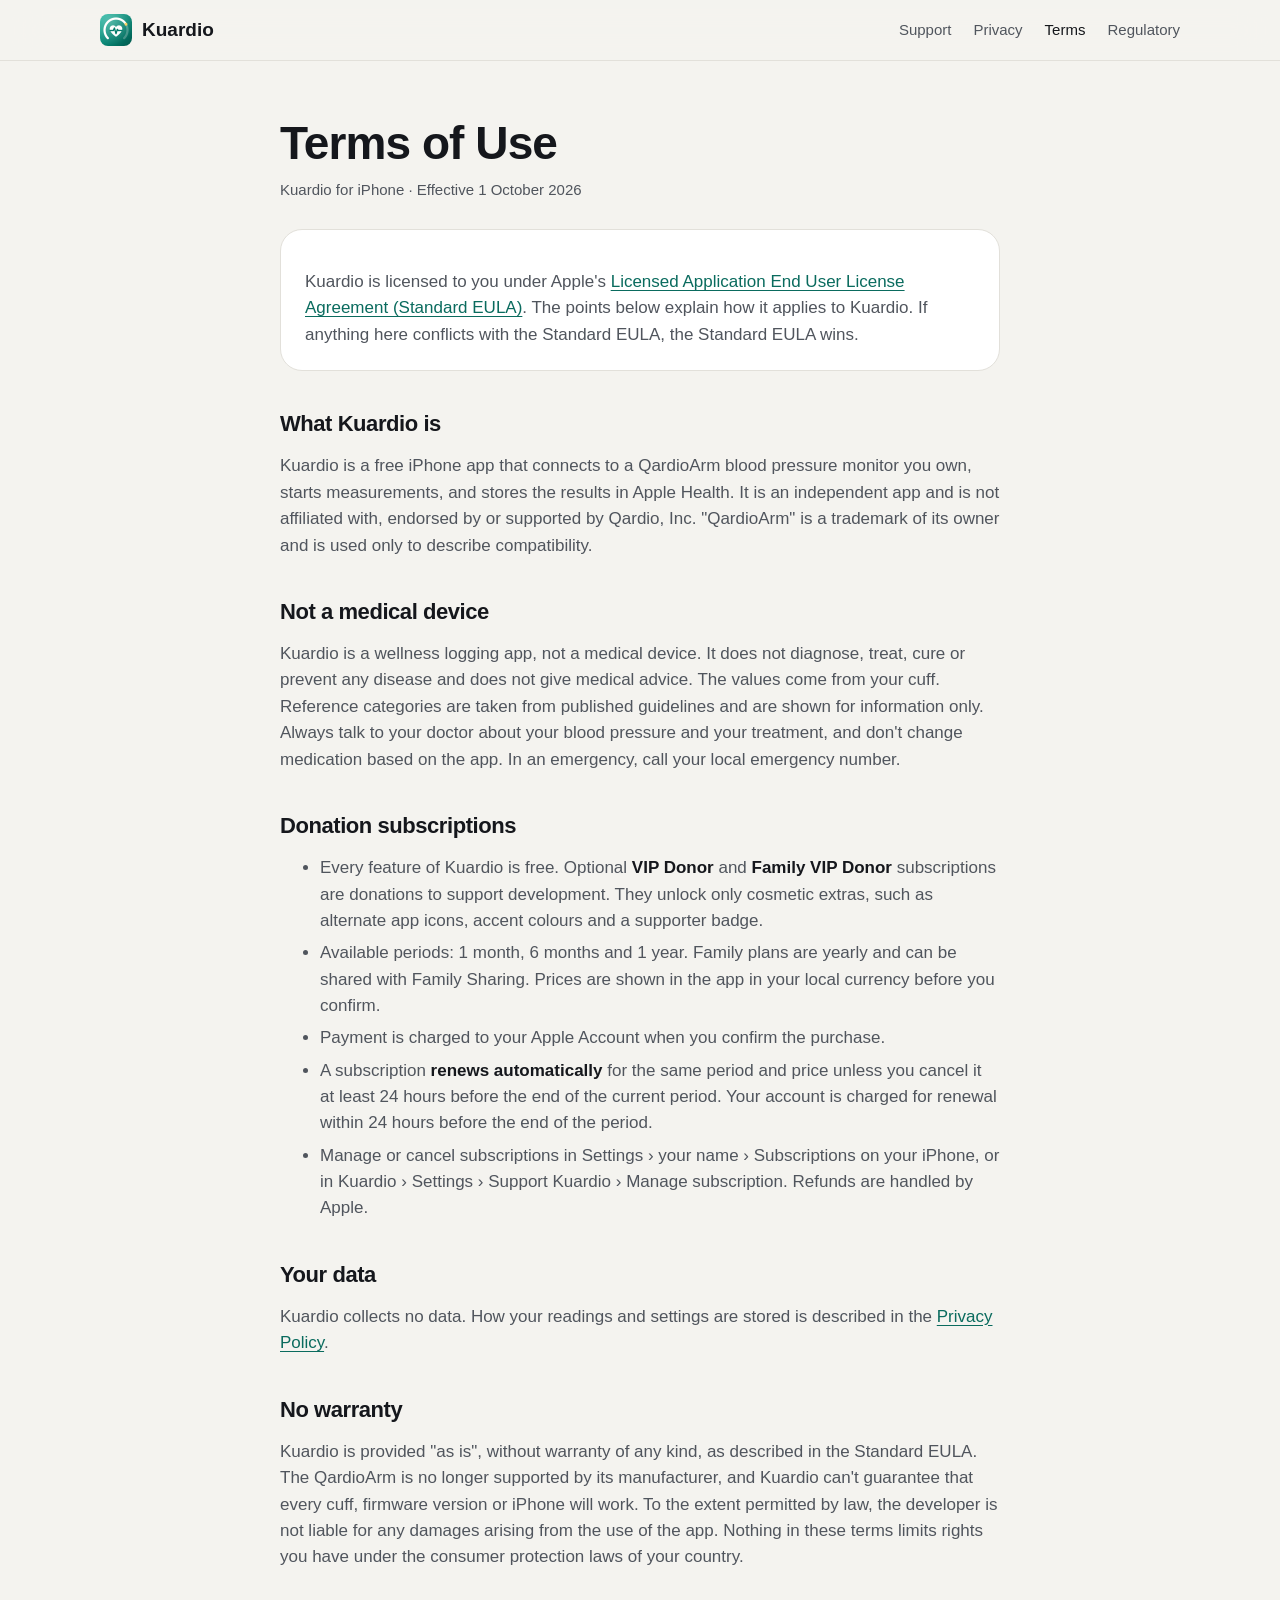
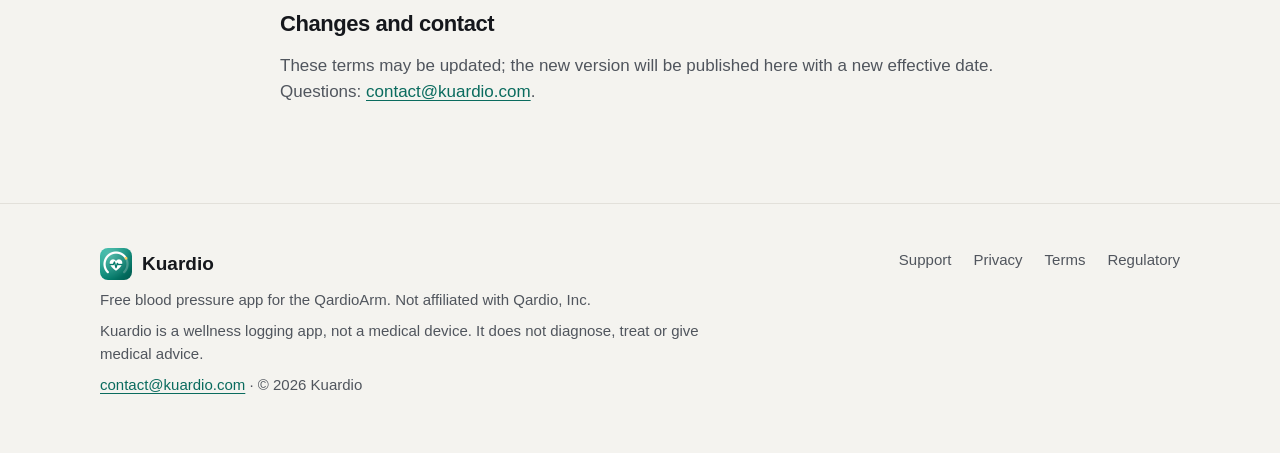
<file: terms.html>
<!doctype html>
<html lang="en">
<head>
<meta charset="utf-8">
<meta name="viewport" content="width=device-width, initial-scale=1">
<title>Terms of Use – Kuardio</title>
<meta name="description" content="Terms of use for Kuardio, including donation subscriptions and the medical disclaimer.">
<link rel="canonical" href="https://kuardio.com/terms.html">
<meta property="og:type" content="website">
<meta property="og:site_name" content="Kuardio">
<meta property="og:locale" content="en_US">
<meta property="og:title" content="Terms of Use – Kuardio">
<meta property="og:description" content="Terms of use for Kuardio, including donation subscriptions and the medical disclaimer.">
<meta property="og:url" content="https://kuardio.com/terms.html">
<meta property="og:image" content="https://kuardio.com/assets/img/og-image.jpg">
<meta property="og:image:width" content="1200">
<meta property="og:image:height" content="630">
<meta property="og:image:alt" content="Kuardio: your QardioArm, back in action. Free iPhone app for the QardioArm blood pressure monitor.">
<meta name="twitter:card" content="summary_large_image">
<meta name="theme-color" content="#0A6B5E">
<link rel="icon" href="/favicon.png">
<link rel="apple-touch-icon" href="/assets/img/apple-touch-icon.png">
<link rel="stylesheet" href="/assets/site.css">
</head>
<body>

<header class="site-header">
  <div class="wrap">
    <a class="brand" href="/"><img src="/assets/img/icon-512.png" alt="">Kuardio</a>
    <nav aria-label="Main">
      <a href="/support.html">Support</a>
      <a href="/privacy.html" class="optional">Privacy</a>
      <a href="/terms.html" class="optional" aria-current="page">Terms</a>
      <a href="/regulatory.html" class="optional">Regulatory</a>
    </nav>
  </div>
</header>

<main class="doc">
<h1>Terms of Use</h1>
<p class="meta">Kuardio for iPhone · Effective 1 October 2026</p>

<div class="card">
  <p>Kuardio is licensed to you under Apple's
    <a href="https://www.apple.com/legal/internet-services/itunes/dev/stdeula/">Licensed Application End User License
    Agreement (Standard EULA)</a>. The points below explain how it applies to Kuardio. If anything here conflicts with
    the Standard EULA, the Standard EULA wins.</p>
</div>

<h2>What Kuardio is</h2>
<p>Kuardio is a free iPhone app that connects to a QardioArm blood pressure monitor you own, starts measurements, and
  stores the results in Apple Health. It is an independent app and is not affiliated with, endorsed by or supported by
  Qardio, Inc. "QardioArm" is a trademark of its owner and is used only to describe compatibility.</p>

<h2 id="medical">Not a medical device</h2>
<p>Kuardio is a wellness logging app, not a medical device. It does not diagnose, treat, cure or prevent any disease
  and does not give medical advice. The values come from your cuff. Reference categories are taken from published
  guidelines and are shown for information only. Always talk to your doctor about your blood pressure and your
  treatment, and don't change medication based on the app. In an emergency, call your local emergency number.</p>

<h2 id="subscriptions">Donation subscriptions</h2>
<ul>
  <li>Every feature of Kuardio is free. Optional <strong>VIP Donor</strong> and <strong>Family VIP Donor</strong>
    subscriptions are donations to support development. They unlock only cosmetic extras, such as alternate app icons,
    accent colours and a supporter badge.</li>
  <li>Available periods: 1 month, 6 months and 1 year. Family plans are yearly and can be shared with Family Sharing.
    Prices are shown in the app in your local currency before you confirm.</li>
  <li>Payment is charged to your Apple Account when you confirm the purchase.</li>
  <li>A subscription <strong>renews automatically</strong> for the same period and price unless you cancel it at least
    24 hours before the end of the current period. Your account is charged for renewal within 24 hours before the end
    of the period.</li>
  <li>Manage or cancel subscriptions in Settings › your name › Subscriptions on your iPhone, or in Kuardio ›
    Settings › Support Kuardio › Manage subscription. Refunds are handled by Apple.</li>
</ul>

<h2>Your data</h2>
<p>Kuardio collects no data. How your readings and settings are stored is described in the
  <a href="/privacy.html">Privacy Policy</a>.</p>

<h2>No warranty</h2>
<p>Kuardio is provided "as is", without warranty of any kind, as described in the Standard EULA. The QardioArm is no
  longer supported by its manufacturer, and Kuardio can't guarantee that every cuff, firmware version or iPhone will
  work. To the extent permitted by law, the developer is not liable for any damages arising from the use of the app.
  Nothing in these terms limits rights you have under the consumer protection laws of your country.</p>

<h2>Changes and contact</h2>
<p>These terms may be updated; the new version will be published here with a new effective date. Questions:
  <a href="mailto:contact@kuardio.com">contact@kuardio.com</a>.</p>
</main>

<footer class="site-footer">
  <div class="wrap">
    <div>
      <a class="brand" href="/"><img src="/assets/img/icon-512.png" alt="">Kuardio</a>
      <p>Free blood pressure app for the QardioArm. Not affiliated with Qardio, Inc.</p>
      <p>Kuardio is a wellness logging app, not a medical device. It does not diagnose, treat or give medical advice.</p>
      <p><a href="mailto:contact@kuardio.com">contact@kuardio.com</a> · © 2026 Kuardio</p>
    </div>
    <nav aria-label="Footer">
      <a href="/support.html">Support</a>
      <a href="/privacy.html">Privacy</a>
      <a href="/terms.html">Terms</a>
      <a href="/regulatory.html">Regulatory</a>
    </nav>
  </div>
</footer>
</body>
</html>
</file>
<file: assets/site.css>
/* Kuardio website. One stylesheet, no build step, no third-party code. */
:root {
  color-scheme: light dark;
  --bg: #F4F3EF;
  --surface: #FFFFFF;
  --ink: #15171C;
  --ink2: #50555D;
  --line: #E2E0DA;
  --accent: #0A6B5E;
  --accent-bright: #13A08B;
  --accent-ink: #FFFFFF;
  --hero: #07110F;
  --hero-ink: #F2F5F4;
  --hero-ink2: #A9B8B4;
  --radius: 22px;
  --max: 1120px;
}
@media (prefers-color-scheme: dark) {
  :root {
    --bg: #0B0D0F;
    --surface: #16191C;
    --ink: #F2F2EF;
    --ink2: #B1B7BE;
    --line: #262A2F;
    --accent: #4FD1BC;
    --accent-bright: #4FD1BC;
    --accent-ink: #04201B;
  }
}

* { box-sizing: border-box; }
html { scroll-behavior: smooth; -webkit-text-size-adjust: 100%; }
body {
  margin: 0;
  background: var(--bg);
  color: var(--ink);
  font: 17px/1.55 -apple-system, BlinkMacSystemFont, "SF Pro Text", "Helvetica Neue", Helvetica, Arial, sans-serif;
  -webkit-font-smoothing: antialiased;
}
img { max-width: 100%; display: block; }
a { color: var(--accent); text-underline-offset: 3px; }
h1, h2, h3 { line-height: 1.15; letter-spacing: -0.02em; margin: 0; }
.wrap { max-width: var(--max); margin: 0 auto; padding: 0 20px; }

/* Header */
.site-header {
  position: sticky; top: 0; z-index: 10;
  background: color-mix(in srgb, var(--bg) 82%, transparent);
  backdrop-filter: saturate(180%) blur(20px);
  -webkit-backdrop-filter: saturate(180%) blur(20px);
  border-bottom: 1px solid var(--line);
}
.site-header.on-hero { background: color-mix(in srgb, var(--hero) 78%, transparent); border-color: #ffffff14; }
.site-header .wrap { display: flex; align-items: center; justify-content: space-between; height: 60px; gap: 16px; }
.brand { display: flex; align-items: center; gap: 10px; font-weight: 700; font-size: 19px; color: var(--ink); text-decoration: none; }
.on-hero .brand, .on-hero nav a { color: var(--hero-ink); }
.brand img { width: 32px; height: 32px; border-radius: 8px; }
nav { display: flex; gap: 22px; }
nav a { color: var(--ink2); text-decoration: none; font-size: 15px; font-weight: 500; }
nav a:hover, nav a[aria-current="page"] { color: var(--ink); }
.on-hero nav a:hover { color: #fff; }
@media (max-width: 560px) { nav { gap: 14px; } nav a.optional { display: none; } }

/* Hero */
.hero {
  background:
    radial-gradient(900px 520px at 78% 40%, #13A08B55, transparent 60%),
    radial-gradient(700px 480px at 10% 110%, #0A6B5E66, transparent 60%),
    var(--hero);
  color: var(--hero-ink);
  overflow: hidden;
}
.hero .wrap { display: grid; grid-template-columns: 1.05fr 1fr; align-items: center; gap: 40px; padding-top: 72px; padding-bottom: 0; }
.hero h1 { font-size: clamp(38px, 5.4vw, 60px); font-weight: 800; }
.hero h1 span { color: #4FD1BC; }
.hero p.lead { color: var(--hero-ink2); font-size: 19px; margin: 20px 0 30px; max-width: 30em; }
.hero .copy { padding-bottom: 72px; }
.hero-phones { position: relative; height: 560px; }
.hero-phones .phone { position: absolute; width: 260px; }
.hero-phones .phone:first-child { left: 4%; top: 90px; transform: rotate(-6deg); }
.hero-phones .phone:last-child { right: 4%; top: 20px; z-index: 1; }
@media (max-width: 860px) {
  .hero .wrap { grid-template-columns: 1fr; padding-top: 48px; }
  .hero .copy { padding-bottom: 0; }
  .hero-phones { height: 400px; }
  .hero-phones .phone { width: min(190px, 46vw); }
  .hero-phones .phone:first-child { left: max(4px, calc(50% - 185px)); top: 60px; }
  .hero-phones .phone:last-child { right: max(4px, calc(50% - 185px)); }
}

.store-row { display: flex; flex-wrap: wrap; align-items: center; gap: 18px; }
.store-badge {
  display: inline-flex; align-items: center; gap: 10px;
  background: #000; color: #fff; border: 1px solid #ffffff55; border-radius: 12px;
  padding: 9px 18px 9px 14px; text-decoration: none; line-height: 1.1;
}
.store-badge svg { width: 26px; height: 26px; fill: #fff; }
.store-badge small { display: block; font-size: 11px; opacity: .85; }
.store-badge strong { font-size: 20px; font-weight: 600; letter-spacing: -0.01em; }
.chips { display: flex; flex-wrap: wrap; gap: 8px; }
.chip { font-size: 13px; font-weight: 600; color: var(--hero-ink); border: 1px solid #ffffff30; border-radius: 99px; padding: 5px 12px; }

/* Phone frame around a screenshot */
.phone {
  border-radius: 44px; padding: 9px; background: #1B1D20;
  box-shadow: 0 0 0 1.5px #3A3D42, 0 30px 60px -20px #000c, 0 18px 36px -18px #0008;
}
.phone img { border-radius: 36px; width: 100%; height: auto; }

/* Sections */
section.block { padding: 96px 0; }
.section-head { text-align: center; max-width: 760px; margin: 0 auto 56px; }
.section-head h2 { font-size: clamp(30px, 4vw, 44px); font-weight: 800; }
.section-head p { color: var(--ink2); font-size: 19px; margin: 12px 0 0; }
.section-head::after { content: ""; display: block; width: 34px; height: 2px; background: var(--ink); opacity: .6; margin: 26px auto 0; }

/* Features around a phone */
.feature-grid { display: grid; grid-template-columns: 1fr 300px 1fr; gap: 48px; align-items: center; }
.feature-col { display: grid; gap: 44px; }
.feature-col.left { text-align: right; }
.feature { display: grid; grid-template-columns: 56px 1fr; gap: 16px; align-items: start; }
.feature-col.left .feature { grid-template-columns: 1fr 56px; }
.feature-col.left .feature .icon { order: 2; }
.feature h3 { font-size: 19px; margin: 4px 0 6px; }
.feature p { margin: 0; color: var(--ink2); font-size: 16px; }
.icon {
  width: 56px; height: 56px; border-radius: 50%;
  display: grid; place-items: center;
  background: var(--accent); color: var(--accent-ink);
}
.icon svg { width: 26px; height: 26px; stroke: currentColor; fill: none; stroke-width: 2; stroke-linecap: round; stroke-linejoin: round; }
@media (max-width: 900px) {
  .feature-grid { grid-template-columns: 1fr; }
  .feature-grid .phone { max-width: 280px; margin: 0 auto; order: -1; }
  .feature-col.left { text-align: left; }
  .feature-col.left .feature { grid-template-columns: 56px 1fr; }
  .feature-col.left .feature .icon { order: 0; }
}

/* Alternating story rows */
.story { display: grid; grid-template-columns: 1fr 1fr; gap: 64px; align-items: center; padding: 40px 0; }
.story + .story { border-top: 1px solid var(--line); }
.story .phone { max-width: 290px; margin: 0 auto; }
.story h2 { font-size: clamp(28px, 3.6vw, 40px); font-weight: 800; margin-bottom: 18px; }
.story p { color: var(--ink2); font-size: 18px; margin: 0 0 14px; }
.story.flip .text { order: 2; }
@media (max-width: 820px) { .story { grid-template-columns: 1fr; gap: 32px; } .story.flip .text { order: 0; } }

/* Screenshot strip */
.shots {
  display: grid; grid-auto-flow: column; grid-auto-columns: 250px; gap: 28px;
  overflow-x: auto; scroll-snap-type: x mandatory; padding: 12px 20px 36px;
  scrollbar-width: thin;
}
.shots figure { margin: 0; scroll-snap-align: center; }
.shots figcaption { text-align: center; color: var(--ink2); font-size: 15px; margin-top: 14px; }
@media (min-width: 1200px) { .shots { justify-content: center; } }

/* Donation band */
.band { background: #0A6B5E; color: #FFFFFF; padding: 88px 0; }
.band .wrap { display: grid; grid-template-columns: 1fr 1.3fr; gap: 48px; align-items: center; }
.band h2 { font-size: clamp(38px, 5vw, 56px); font-weight: 800; }
.band p { font-size: 19px; margin: 0 0 14px; opacity: .92; }
.tiers { display: grid; grid-template-columns: repeat(2, minmax(0, 1fr)); gap: 10px; margin-top: 22px; }
.tier { border: 1px solid #FFFFFF55; border-radius: 14px; padding: 12px 14px; font-size: 15px; }
.tier strong { display: block; font-size: 16px; }
@media (max-width: 820px) { .band .wrap { grid-template-columns: 1fr; } }

/* FAQ */
.faq { max-width: 780px; margin: 0 auto; }
.faq details { background: var(--surface); border: 1px solid var(--line); border-radius: 16px; margin-bottom: 12px; }
.faq summary { cursor: pointer; list-style: none; padding: 18px 52px 18px 22px; font-weight: 600; font-size: 18px; position: relative; }
.faq summary::-webkit-details-marker { display: none; }
.faq summary::after { content: "+"; position: absolute; right: 22px; top: 14px; font-size: 26px; font-weight: 400; color: var(--accent); }
.faq details[open] summary::after { content: "–"; }
.faq details > div { padding: 0 22px 18px; color: var(--ink2); }
.faq details > div p { margin: 0 0 10px; }

/* Documents (support, privacy, terms, regulatory) */
.doc { max-width: 760px; margin: 0 auto; padding: 56px 20px 80px; }
.doc h1 { font-size: clamp(34px, 5vw, 46px); font-weight: 800; margin-bottom: 8px; }
.doc .meta { color: var(--ink2); font-size: 15px; margin: 0 0 28px; }
.doc h2 { font-size: 22px; margin: 40px 0 10px; }
.doc h3 { font-size: 18px; margin: 24px 0 8px; }
.doc p, .doc li { color: var(--ink2); }
.doc li { margin-bottom: 6px; }
.doc strong { color: var(--ink); }
.doc .card { background: var(--surface); border: 1px solid var(--line); border-radius: var(--radius); padding: 22px 24px; margin: 20px 0; }
.doc .card p:last-child { margin-bottom: 0; }
.doc table { width: 100%; border-collapse: collapse; font-size: 15px; margin: 12px 0; }
.doc th, .doc td { text-align: left; padding: 10px 8px; border-bottom: 1px solid var(--line); vertical-align: top; color: var(--ink2); }
.doc th { color: var(--ink); font-weight: 600; }
.doc .table-scroll { overflow-x: auto; }
.button {
  display: inline-block; background: var(--accent); color: var(--accent-ink);
  font-weight: 600; text-decoration: none; border-radius: 12px; padding: 12px 22px;
}
.toc { display: flex; flex-wrap: wrap; gap: 8px; margin: 0 0 8px; padding: 0; list-style: none; }
.toc a { display: inline-block; border: 1px solid var(--line); border-radius: 99px; padding: 5px 13px; font-size: 14px; text-decoration: none; color: var(--ink2); }

/* Footer */
.site-footer { border-top: 1px solid var(--line); padding: 44px 0 56px; color: var(--ink2); font-size: 15px; }
.site-footer .wrap { display: grid; grid-template-columns: 1.4fr 1fr; gap: 28px; }
.site-footer nav { flex-wrap: wrap; justify-content: flex-end; }
.site-footer p { margin: 8px 0 0; }
@media (max-width: 720px) { .site-footer .wrap { grid-template-columns: 1fr; } .site-footer nav { justify-content: flex-start; } }
</file>
